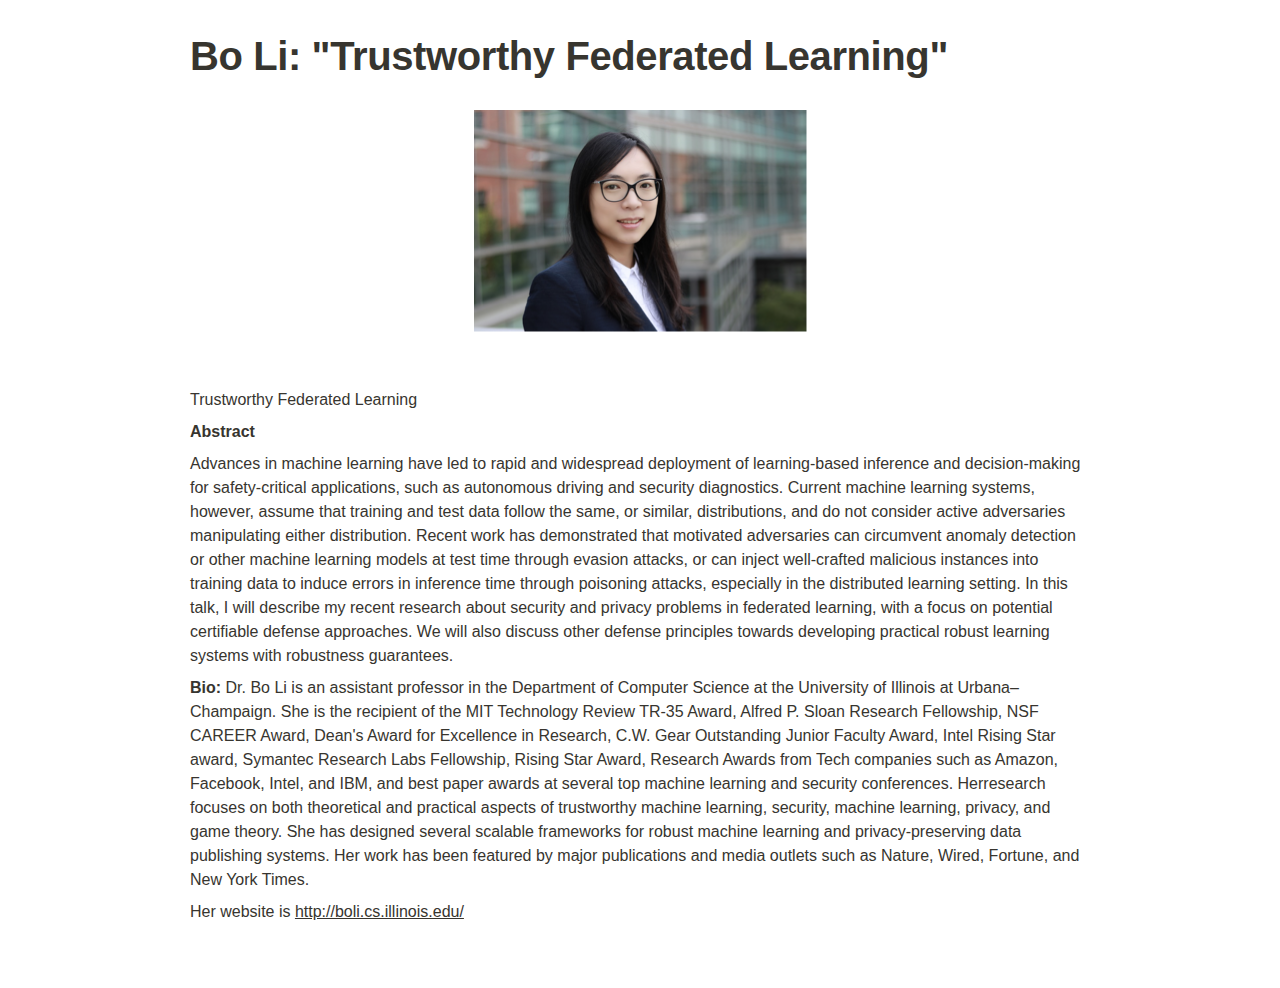
<file: assets/speakers/bo-li/Bo Li Trustworthy Federated Learning 3a9f535aaa3846828ed51f9819c77891.html>
<html><head><meta http-equiv="Content-Type" content="text/html; charset=utf-8"/><title>Bo Li: &quot;Trustworthy Federated Learning&quot;</title><style>
/* cspell:disable-file */
/* webkit printing magic: print all background colors */
html {
	-webkit-print-color-adjust: exact;
}
* {
	box-sizing: border-box;
	-webkit-print-color-adjust: exact;
}

html,
body {
	margin: 0;
	padding: 0;
}
@media only screen {
	body {
		margin: 2em auto;
		max-width: 900px;
		color: rgb(55, 53, 47);
	}
}

body {
	line-height: 1.5;
	white-space: pre-wrap;
}

a,
a.visited {
	color: inherit;
	text-decoration: underline;
}

.pdf-relative-link-path {
	font-size: 80%;
	color: #444;
}

h1,
h2,
h3 {
	letter-spacing: -0.01em;
	line-height: 1.2;
	font-weight: 600;
	margin-bottom: 0;
}

.page-title {
	font-size: 2.5rem;
	font-weight: 700;
	margin-top: 0;
	margin-bottom: 0.75em;
}

h1 {
	font-size: 1.875rem;
	margin-top: 1.875rem;
}

h2 {
	font-size: 1.5rem;
	margin-top: 1.5rem;
}

h3 {
	font-size: 1.25rem;
	margin-top: 1.25rem;
}

.source {
	border: 1px solid #ddd;
	border-radius: 3px;
	padding: 1.5em;
	word-break: break-all;
}

.callout {
	border-radius: 3px;
	padding: 1rem;
}

figure {
	margin: 1.25em 0;
	page-break-inside: avoid;
}

figcaption {
	opacity: 0.5;
	font-size: 85%;
	margin-top: 0.5em;
}

mark {
	background-color: transparent;
}

.indented {
	padding-left: 1.5em;
}

hr {
	background: transparent;
	display: block;
	width: 100%;
	height: 1px;
	visibility: visible;
	border: none;
	border-bottom: 1px solid rgba(55, 53, 47, 0.09);
}

img {
	max-width: 100%;
}

@media only print {
	img {
		max-height: 100vh;
		object-fit: contain;
	}
}

@page {
	margin: 1in;
}

.collection-content {
	font-size: 0.875rem;
}

.column-list {
	display: flex;
	justify-content: space-between;
}

.column {
	padding: 0 1em;
}

.column:first-child {
	padding-left: 0;
}

.column:last-child {
	padding-right: 0;
}

.table_of_contents-item {
	display: block;
	font-size: 0.875rem;
	line-height: 1.3;
	padding: 0.125rem;
}

.table_of_contents-indent-1 {
	margin-left: 1.5rem;
}

.table_of_contents-indent-2 {
	margin-left: 3rem;
}

.table_of_contents-indent-3 {
	margin-left: 4.5rem;
}

.table_of_contents-link {
	text-decoration: none;
	opacity: 0.7;
	border-bottom: 1px solid rgba(55, 53, 47, 0.18);
}

table,
th,
td {
	border: 1px solid rgba(55, 53, 47, 0.09);
	border-collapse: collapse;
}

table {
	border-left: none;
	border-right: none;
}

th,
td {
	font-weight: normal;
	padding: 0.25em 0.5em;
	line-height: 1.5;
	min-height: 1.5em;
	text-align: left;
}

th {
	color: rgba(55, 53, 47, 0.6);
}

ol,
ul {
	margin: 0;
	margin-block-start: 0.6em;
	margin-block-end: 0.6em;
}

li > ol:first-child,
li > ul:first-child {
	margin-block-start: 0.6em;
}

ul > li {
	list-style: disc;
}

ul.to-do-list {
	text-indent: -1.7em;
}

ul.to-do-list > li {
	list-style: none;
}

.to-do-children-checked {
	text-decoration: line-through;
	opacity: 0.375;
}

ul.toggle > li {
	list-style: none;
}

ul {
	padding-inline-start: 1.7em;
}

ul > li {
	padding-left: 0.1em;
}

ol {
	padding-inline-start: 1.6em;
}

ol > li {
	padding-left: 0.2em;
}

.mono ol {
	padding-inline-start: 2em;
}

.mono ol > li {
	text-indent: -0.4em;
}

.toggle {
	padding-inline-start: 0em;
	list-style-type: none;
}

/* Indent toggle children */
.toggle > li > details {
	padding-left: 1.7em;
}

.toggle > li > details > summary {
	margin-left: -1.1em;
}

.selected-value {
	display: inline-block;
	padding: 0 0.5em;
	background: rgba(206, 205, 202, 0.5);
	border-radius: 3px;
	margin-right: 0.5em;
	margin-top: 0.3em;
	margin-bottom: 0.3em;
	white-space: nowrap;
}

.collection-title {
	display: inline-block;
	margin-right: 1em;
}

.simple-table {
	margin-top: 1em;
	font-size: 0.875rem;
	empty-cells: show;
}
.simple-table td {
	height: 29px;
	min-width: 120px;
}

.simple-table th {
	height: 29px;
	min-width: 120px;
}

.simple-table-header-color {
	background: rgb(247, 246, 243);
	color: black;
}
.simple-table-header {
	font-weight: 500;
}

time {
	opacity: 0.5;
}

.icon {
	display: inline-block;
	max-width: 1.2em;
	max-height: 1.2em;
	text-decoration: none;
	vertical-align: text-bottom;
	margin-right: 0.5em;
}

img.icon {
	border-radius: 3px;
}

.user-icon {
	width: 1.5em;
	height: 1.5em;
	border-radius: 100%;
	margin-right: 0.5rem;
}

.user-icon-inner {
	font-size: 0.8em;
}

.text-icon {
	border: 1px solid #000;
	text-align: center;
}

.page-cover-image {
	display: block;
	object-fit: cover;
	width: 100%;
	max-height: 30vh;
}

.page-header-icon {
	font-size: 3rem;
	margin-bottom: 1rem;
}

.page-header-icon-with-cover {
	margin-top: -0.72em;
	margin-left: 0.07em;
}

.page-header-icon img {
	border-radius: 3px;
}

.link-to-page {
	margin: 1em 0;
	padding: 0;
	border: none;
	font-weight: 500;
}

p > .user {
	opacity: 0.5;
}

td > .user,
td > time {
	white-space: nowrap;
}

input[type="checkbox"] {
	transform: scale(1.5);
	margin-right: 0.6em;
	vertical-align: middle;
}

p {
	margin-top: 0.5em;
	margin-bottom: 0.5em;
}

.image {
	border: none;
	margin: 1.5em 0;
	padding: 0;
	border-radius: 0;
	text-align: center;
}

.code,
code {
	background: rgba(135, 131, 120, 0.15);
	border-radius: 3px;
	padding: 0.2em 0.4em;
	border-radius: 3px;
	font-size: 85%;
	tab-size: 2;
}

code {
	color: #eb5757;
}

.code {
	padding: 1.5em 1em;
}

.code-wrap {
	white-space: pre-wrap;
	word-break: break-all;
}

.code > code {
	background: none;
	padding: 0;
	font-size: 100%;
	color: inherit;
}

blockquote {
	font-size: 1.25em;
	margin: 1em 0;
	padding-left: 1em;
	border-left: 3px solid rgb(55, 53, 47);
}

.bookmark {
	text-decoration: none;
	max-height: 8em;
	padding: 0;
	display: flex;
	width: 100%;
	align-items: stretch;
}

.bookmark-title {
	font-size: 0.85em;
	overflow: hidden;
	text-overflow: ellipsis;
	height: 1.75em;
	white-space: nowrap;
}

.bookmark-text {
	display: flex;
	flex-direction: column;
}

.bookmark-info {
	flex: 4 1 180px;
	padding: 12px 14px 14px;
	display: flex;
	flex-direction: column;
	justify-content: space-between;
}

.bookmark-image {
	width: 33%;
	flex: 1 1 180px;
	display: block;
	position: relative;
	object-fit: cover;
	border-radius: 1px;
}

.bookmark-description {
	color: rgba(55, 53, 47, 0.6);
	font-size: 0.75em;
	overflow: hidden;
	max-height: 4.5em;
	word-break: break-word;
}

.bookmark-href {
	font-size: 0.75em;
	margin-top: 0.25em;
}

.sans { font-family: ui-sans-serif, -apple-system, BlinkMacSystemFont, "Segoe UI", Helvetica, "Apple Color Emoji", Arial, sans-serif, "Segoe UI Emoji", "Segoe UI Symbol"; }
.code { font-family: "SFMono-Regular", Menlo, Consolas, "PT Mono", "Liberation Mono", Courier, monospace; }
.serif { font-family: Lyon-Text, Georgia, ui-serif, serif; }
.mono { font-family: iawriter-mono, Nitti, Menlo, Courier, monospace; }
.pdf .sans { font-family: Inter, ui-sans-serif, -apple-system, BlinkMacSystemFont, "Segoe UI", Helvetica, "Apple Color Emoji", Arial, sans-serif, "Segoe UI Emoji", "Segoe UI Symbol", 'Twemoji', 'Noto Color Emoji', 'Noto Sans CJK JP'; }
.pdf:lang(zh-CN) .sans { font-family: Inter, ui-sans-serif, -apple-system, BlinkMacSystemFont, "Segoe UI", Helvetica, "Apple Color Emoji", Arial, sans-serif, "Segoe UI Emoji", "Segoe UI Symbol", 'Twemoji', 'Noto Color Emoji', 'Noto Sans CJK SC'; }
.pdf:lang(zh-TW) .sans { font-family: Inter, ui-sans-serif, -apple-system, BlinkMacSystemFont, "Segoe UI", Helvetica, "Apple Color Emoji", Arial, sans-serif, "Segoe UI Emoji", "Segoe UI Symbol", 'Twemoji', 'Noto Color Emoji', 'Noto Sans CJK TC'; }
.pdf:lang(ko-KR) .sans { font-family: Inter, ui-sans-serif, -apple-system, BlinkMacSystemFont, "Segoe UI", Helvetica, "Apple Color Emoji", Arial, sans-serif, "Segoe UI Emoji", "Segoe UI Symbol", 'Twemoji', 'Noto Color Emoji', 'Noto Sans CJK KR'; }
.pdf .code { font-family: Source Code Pro, "SFMono-Regular", Menlo, Consolas, "PT Mono", "Liberation Mono", Courier, monospace, 'Twemoji', 'Noto Color Emoji', 'Noto Sans Mono CJK JP'; }
.pdf:lang(zh-CN) .code { font-family: Source Code Pro, "SFMono-Regular", Menlo, Consolas, "PT Mono", "Liberation Mono", Courier, monospace, 'Twemoji', 'Noto Color Emoji', 'Noto Sans Mono CJK SC'; }
.pdf:lang(zh-TW) .code { font-family: Source Code Pro, "SFMono-Regular", Menlo, Consolas, "PT Mono", "Liberation Mono", Courier, monospace, 'Twemoji', 'Noto Color Emoji', 'Noto Sans Mono CJK TC'; }
.pdf:lang(ko-KR) .code { font-family: Source Code Pro, "SFMono-Regular", Menlo, Consolas, "PT Mono", "Liberation Mono", Courier, monospace, 'Twemoji', 'Noto Color Emoji', 'Noto Sans Mono CJK KR'; }
.pdf .serif { font-family: PT Serif, Lyon-Text, Georgia, ui-serif, serif, 'Twemoji', 'Noto Color Emoji', 'Noto Serif CJK JP'; }
.pdf:lang(zh-CN) .serif { font-family: PT Serif, Lyon-Text, Georgia, ui-serif, serif, 'Twemoji', 'Noto Color Emoji', 'Noto Serif CJK SC'; }
.pdf:lang(zh-TW) .serif { font-family: PT Serif, Lyon-Text, Georgia, ui-serif, serif, 'Twemoji', 'Noto Color Emoji', 'Noto Serif CJK TC'; }
.pdf:lang(ko-KR) .serif { font-family: PT Serif, Lyon-Text, Georgia, ui-serif, serif, 'Twemoji', 'Noto Color Emoji', 'Noto Serif CJK KR'; }
.pdf .mono { font-family: PT Mono, iawriter-mono, Nitti, Menlo, Courier, monospace, 'Twemoji', 'Noto Color Emoji', 'Noto Sans Mono CJK JP'; }
.pdf:lang(zh-CN) .mono { font-family: PT Mono, iawriter-mono, Nitti, Menlo, Courier, monospace, 'Twemoji', 'Noto Color Emoji', 'Noto Sans Mono CJK SC'; }
.pdf:lang(zh-TW) .mono { font-family: PT Mono, iawriter-mono, Nitti, Menlo, Courier, monospace, 'Twemoji', 'Noto Color Emoji', 'Noto Sans Mono CJK TC'; }
.pdf:lang(ko-KR) .mono { font-family: PT Mono, iawriter-mono, Nitti, Menlo, Courier, monospace, 'Twemoji', 'Noto Color Emoji', 'Noto Sans Mono CJK KR'; }
.highlight-default {
	color: rgba(55, 53, 47, 1);
}
.highlight-gray {
	color: rgba(120, 119, 116, 1);
	fill: rgba(120, 119, 116, 1);
}
.highlight-brown {
	color: rgba(159, 107, 83, 1);
	fill: rgba(159, 107, 83, 1);
}
.highlight-orange {
	color: rgba(217, 115, 13, 1);
	fill: rgba(217, 115, 13, 1);
}
.highlight-yellow {
	color: rgba(203, 145, 47, 1);
	fill: rgba(203, 145, 47, 1);
}
.highlight-teal {
	color: rgba(68, 131, 97, 1);
	fill: rgba(68, 131, 97, 1);
}
.highlight-blue {
	color: rgba(51, 126, 169, 1);
	fill: rgba(51, 126, 169, 1);
}
.highlight-purple {
	color: rgba(144, 101, 176, 1);
	fill: rgba(144, 101, 176, 1);
}
.highlight-pink {
	color: rgba(193, 76, 138, 1);
	fill: rgba(193, 76, 138, 1);
}
.highlight-red {
	color: rgba(212, 76, 71, 1);
	fill: rgba(212, 76, 71, 1);
}
.highlight-gray_background {
	background: rgba(241, 241, 239, 1);
}
.highlight-brown_background {
	background: rgba(244, 238, 238, 1);
}
.highlight-orange_background {
	background: rgba(251, 236, 221, 1);
}
.highlight-yellow_background {
	background: rgba(251, 243, 219, 1);
}
.highlight-teal_background {
	background: rgba(237, 243, 236, 1);
}
.highlight-blue_background {
	background: rgba(231, 243, 248, 1);
}
.highlight-purple_background {
	background: rgba(244, 240, 247, 0.8);
}
.highlight-pink_background {
	background: rgba(249, 238, 243, 0.8);
}
.highlight-red_background {
	background: rgba(253, 235, 236, 1);
}
.block-color-default {
	color: inherit;
	fill: inherit;
}
.block-color-gray {
	color: rgba(120, 119, 116, 1);
	fill: rgba(120, 119, 116, 1);
}
.block-color-brown {
	color: rgba(159, 107, 83, 1);
	fill: rgba(159, 107, 83, 1);
}
.block-color-orange {
	color: rgba(217, 115, 13, 1);
	fill: rgba(217, 115, 13, 1);
}
.block-color-yellow {
	color: rgba(203, 145, 47, 1);
	fill: rgba(203, 145, 47, 1);
}
.block-color-teal {
	color: rgba(68, 131, 97, 1);
	fill: rgba(68, 131, 97, 1);
}
.block-color-blue {
	color: rgba(51, 126, 169, 1);
	fill: rgba(51, 126, 169, 1);
}
.block-color-purple {
	color: rgba(144, 101, 176, 1);
	fill: rgba(144, 101, 176, 1);
}
.block-color-pink {
	color: rgba(193, 76, 138, 1);
	fill: rgba(193, 76, 138, 1);
}
.block-color-red {
	color: rgba(212, 76, 71, 1);
	fill: rgba(212, 76, 71, 1);
}
.block-color-gray_background {
	background: rgba(241, 241, 239, 1);
}
.block-color-brown_background {
	background: rgba(244, 238, 238, 1);
}
.block-color-orange_background {
	background: rgba(251, 236, 221, 1);
}
.block-color-yellow_background {
	background: rgba(251, 243, 219, 1);
}
.block-color-teal_background {
	background: rgba(237, 243, 236, 1);
}
.block-color-blue_background {
	background: rgba(231, 243, 248, 1);
}
.block-color-purple_background {
	background: rgba(244, 240, 247, 0.8);
}
.block-color-pink_background {
	background: rgba(249, 238, 243, 0.8);
}
.block-color-red_background {
	background: rgba(253, 235, 236, 1);
}
.select-value-color-pink { background-color: rgba(245, 224, 233, 1); }
.select-value-color-purple { background-color: rgba(232, 222, 238, 1); }
.select-value-color-green { background-color: rgba(219, 237, 219, 1); }
.select-value-color-gray { background-color: rgba(227, 226, 224, 1); }
.select-value-color-opaquegray { background-color: rgba(255, 255, 255, 0.0375); }
.select-value-color-orange { background-color: rgba(250, 222, 201, 1); }
.select-value-color-brown { background-color: rgba(238, 224, 218, 1); }
.select-value-color-red { background-color: rgba(255, 226, 221, 1); }
.select-value-color-yellow { background-color: rgba(253, 236, 200, 1); }
.select-value-color-blue { background-color: rgba(211, 229, 239, 1); }

.checkbox {
	display: inline-flex;
	vertical-align: text-bottom;
	width: 16;
	height: 16;
	background-size: 16px;
	margin-left: 2px;
	margin-right: 5px;
}

.checkbox-on {
	background-image: url("data:image/svg+xml;charset=UTF-8,%3Csvg%20width%3D%2216%22%20height%3D%2216%22%20viewBox%3D%220%200%2016%2016%22%20fill%3D%22none%22%20xmlns%3D%22http%3A%2F%2Fwww.w3.org%2F2000%2Fsvg%22%3E%0A%3Crect%20width%3D%2216%22%20height%3D%2216%22%20fill%3D%22%2358A9D7%22%2F%3E%0A%3Cpath%20d%3D%22M6.71429%2012.2852L14%204.9995L12.7143%203.71436L6.71429%209.71378L3.28571%206.2831L2%207.57092L6.71429%2012.2852Z%22%20fill%3D%22white%22%2F%3E%0A%3C%2Fsvg%3E");
}

.checkbox-off {
	background-image: url("data:image/svg+xml;charset=UTF-8,%3Csvg%20width%3D%2216%22%20height%3D%2216%22%20viewBox%3D%220%200%2016%2016%22%20fill%3D%22none%22%20xmlns%3D%22http%3A%2F%2Fwww.w3.org%2F2000%2Fsvg%22%3E%0A%3Crect%20x%3D%220.75%22%20y%3D%220.75%22%20width%3D%2214.5%22%20height%3D%2214.5%22%20fill%3D%22white%22%20stroke%3D%22%2336352F%22%20stroke-width%3D%221.5%22%2F%3E%0A%3C%2Fsvg%3E");
}
	
</style></head><body><article id="6c543979-8669-4c2d-a372-4afb8fc6975d" class="page sans"><header><h1 class="page-title"><strong>Bo Li: &quot;Trustworthy Federated Learning&quot;</strong></h1></header><div class="page-body"><figure id="3a9f535a-aa38-4682-8ed5-1f9819c77891" class="image"><a href="Bo%20Li%20Trustworthy%20Federated%20Learning%203a9f535aaa3846828ed51f9819c77891/Untitled.png"><img style="width:333px" src="Bo%20Li%20Trustworthy%20Federated%20Learning%203a9f535aaa3846828ed51f9819c77891/Untitled.png"/></a></figure><p id="d10d65df-9dc0-44a7-b642-8304d9785df9" class="">
</p><p id="139df918-0299-422a-acbb-3b2a54b4001c" class="">Trustworthy Federated Learning</p><p id="8693fb29-361d-4b78-aaaf-58501a34f093" class=""><strong>Abstract</strong></p><p id="64458ab0-5b08-4500-a5c9-b668d3382a76" class="">Advances in machine learning have led to rapid and widespread deployment of learning-based inference and decision-making for safety-critical applications, such as autonomous driving and security diagnostics. Current machine learning systems, however, assume that training and test data follow the same, or similar, distributions, and do not consider active adversaries manipulating either distribution. Recent work has demonstrated that motivated adversaries can circumvent anomaly detection or other machine learning models at test time through evasion attacks, or can inject well-crafted malicious instances into training data to induce errors in inference time through poisoning attacks, especially in the distributed learning setting. In this talk, I will describe my recent research about security and privacy problems in federated learning, with a focus on potential certifiable defense approaches. We will also discuss other defense principles towards developing practical robust learning systems with robustness guarantees.</p><p id="fd55e2d2-d5b6-437d-8a2f-8344fe0f9fab" class=""><b>Bio:</b> Dr. Bo Li is an assistant professor in the Department of Computer Science at the University of Illinois at Urbana–Champaign. She is the recipient of the MIT Technology Review TR-35 Award, Alfred P. Sloan Research Fellowship, NSF CAREER Award, Dean&#x27;s Award for Excellence in Research, C.W. Gear Outstanding Junior Faculty Award, Intel Rising Star award, Symantec Research Labs Fellowship, Rising Star Award, Research Awards from Tech companies such as Amazon, Facebook, Intel, and IBM, and best paper awards at several top machine learning and security conferences. Herresearch focuses on both theoretical and practical aspects of trustworthy machine learning, security, machine learning, privacy, and game theory. She has designed several scalable frameworks for robust machine learning and privacy-preserving data publishing systems. Her work has been featured by major publications and media outlets such as Nature, Wired, Fortune, and New York Times.</p><p id="f6de4999-97af-48e3-8f5a-d4e11d2e9ad5" class="">Her website is <a href="http://boli.cs.illinois.edu/">http://boli.cs.illinois.edu/</a></p><p id="be2c5c86-cbfa-401b-b3db-5a55ac107b77" class="">
</p></div></article></body></html>
</file>
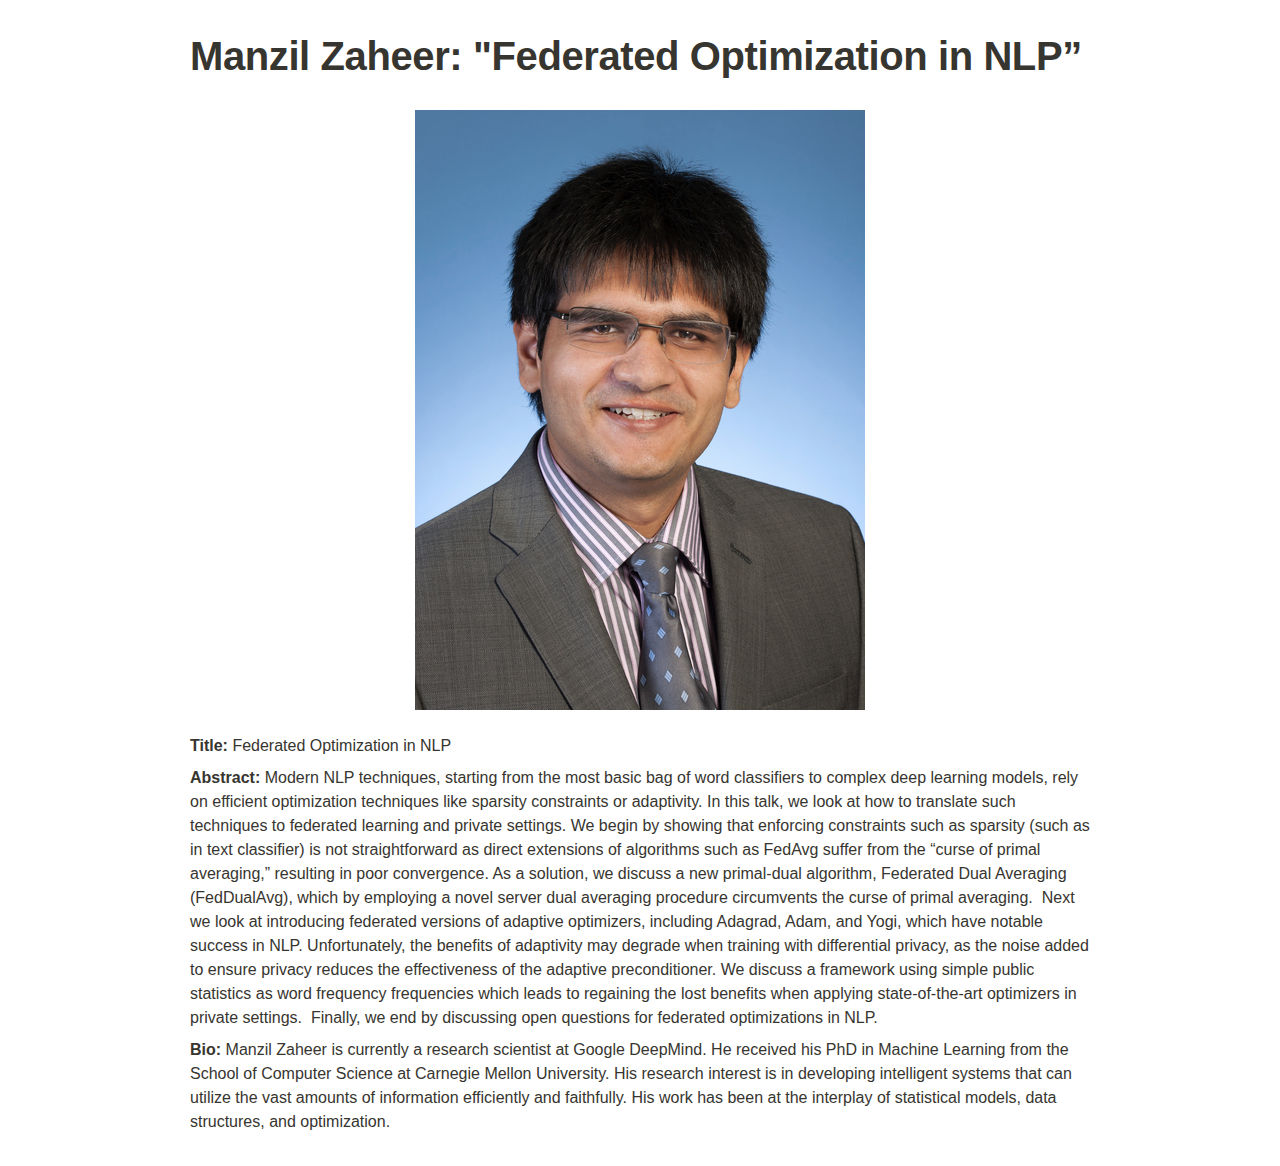
<file: assets/speakers/manzil-zaheer/manzil-zaheer.html>
<html><head><meta http-equiv="Content-Type" content="text/html; charset=utf-8"/><title>Manzil Zaheer: &quot;Federated Optimization in NLP”</title><style>
/* cspell:disable-file */
/* webkit printing magic: print all background colors */
html {
	-webkit-print-color-adjust: exact;
}
* {
	box-sizing: border-box;
	-webkit-print-color-adjust: exact;
}

html,
body {
	margin: 0;
	padding: 0;
}
@media only screen {
	body {
		margin: 2em auto;
		max-width: 900px;
		color: rgb(55, 53, 47);
	}
}

body {
	line-height: 1.5;
	white-space: pre-wrap;
}

a,
a.visited {
	color: inherit;
	text-decoration: underline;
}

.pdf-relative-link-path {
	font-size: 80%;
	color: #444;
}

h1,
h2,
h3 {
	letter-spacing: -0.01em;
	line-height: 1.2;
	font-weight: 600;
	margin-bottom: 0;
}

.page-title {
	font-size: 2.5rem;
	font-weight: 700;
	margin-top: 0;
	margin-bottom: 0.75em;
}

h1 {
	font-size: 1.875rem;
	margin-top: 1.875rem;
}

h2 {
	font-size: 1.5rem;
	margin-top: 1.5rem;
}

h3 {
	font-size: 1.25rem;
	margin-top: 1.25rem;
}

.source {
	border: 1px solid #ddd;
	border-radius: 3px;
	padding: 1.5em;
	word-break: break-all;
}

.callout {
	border-radius: 3px;
	padding: 1rem;
}

figure {
	margin: 1.25em 0;
	page-break-inside: avoid;
}

figcaption {
	opacity: 0.5;
	font-size: 85%;
	margin-top: 0.5em;
}

mark {
	background-color: transparent;
}

.indented {
	padding-left: 1.5em;
}

hr {
	background: transparent;
	display: block;
	width: 100%;
	height: 1px;
	visibility: visible;
	border: none;
	border-bottom: 1px solid rgba(55, 53, 47, 0.09);
}

img {
	max-width: 100%;
}

@media only print {
	img {
		max-height: 100vh;
		object-fit: contain;
	}
}

@page {
	margin: 1in;
}

.collection-content {
	font-size: 0.875rem;
}

.column-list {
	display: flex;
	justify-content: space-between;
}

.column {
	padding: 0 1em;
}

.column:first-child {
	padding-left: 0;
}

.column:last-child {
	padding-right: 0;
}

.table_of_contents-item {
	display: block;
	font-size: 0.875rem;
	line-height: 1.3;
	padding: 0.125rem;
}

.table_of_contents-indent-1 {
	margin-left: 1.5rem;
}

.table_of_contents-indent-2 {
	margin-left: 3rem;
}

.table_of_contents-indent-3 {
	margin-left: 4.5rem;
}

.table_of_contents-link {
	text-decoration: none;
	opacity: 0.7;
	border-bottom: 1px solid rgba(55, 53, 47, 0.18);
}

table,
th,
td {
	border: 1px solid rgba(55, 53, 47, 0.09);
	border-collapse: collapse;
}

table {
	border-left: none;
	border-right: none;
}

th,
td {
	font-weight: normal;
	padding: 0.25em 0.5em;
	line-height: 1.5;
	min-height: 1.5em;
	text-align: left;
}

th {
	color: rgba(55, 53, 47, 0.6);
}

ol,
ul {
	margin: 0;
	margin-block-start: 0.6em;
	margin-block-end: 0.6em;
}

li > ol:first-child,
li > ul:first-child {
	margin-block-start: 0.6em;
}

ul > li {
	list-style: disc;
}

ul.to-do-list {
	text-indent: -1.7em;
}

ul.to-do-list > li {
	list-style: none;
}

.to-do-children-checked {
	text-decoration: line-through;
	opacity: 0.375;
}

ul.toggle > li {
	list-style: none;
}

ul {
	padding-inline-start: 1.7em;
}

ul > li {
	padding-left: 0.1em;
}

ol {
	padding-inline-start: 1.6em;
}

ol > li {
	padding-left: 0.2em;
}

.mono ol {
	padding-inline-start: 2em;
}

.mono ol > li {
	text-indent: -0.4em;
}

.toggle {
	padding-inline-start: 0em;
	list-style-type: none;
}

/* Indent toggle children */
.toggle > li > details {
	padding-left: 1.7em;
}

.toggle > li > details > summary {
	margin-left: -1.1em;
}

.selected-value {
	display: inline-block;
	padding: 0 0.5em;
	background: rgba(206, 205, 202, 0.5);
	border-radius: 3px;
	margin-right: 0.5em;
	margin-top: 0.3em;
	margin-bottom: 0.3em;
	white-space: nowrap;
}

.collection-title {
	display: inline-block;
	margin-right: 1em;
}

.simple-table {
	margin-top: 1em;
	font-size: 0.875rem;
	empty-cells: show;
}
.simple-table td {
	height: 29px;
	min-width: 120px;
}

.simple-table th {
	height: 29px;
	min-width: 120px;
}

.simple-table-header-color {
	background: rgb(247, 246, 243);
	color: black;
}
.simple-table-header {
	font-weight: 500;
}

time {
	opacity: 0.5;
}

.icon {
	display: inline-block;
	max-width: 1.2em;
	max-height: 1.2em;
	text-decoration: none;
	vertical-align: text-bottom;
	margin-right: 0.5em;
}

img.icon {
	border-radius: 3px;
}

.user-icon {
	width: 1.5em;
	height: 1.5em;
	border-radius: 100%;
	margin-right: 0.5rem;
}

.user-icon-inner {
	font-size: 0.8em;
}

.text-icon {
	border: 1px solid #000;
	text-align: center;
}

.page-cover-image {
	display: block;
	object-fit: cover;
	width: 100%;
	max-height: 30vh;
}

.page-header-icon {
	font-size: 3rem;
	margin-bottom: 1rem;
}

.page-header-icon-with-cover {
	margin-top: -0.72em;
	margin-left: 0.07em;
}

.page-header-icon img {
	border-radius: 3px;
}

.link-to-page {
	margin: 1em 0;
	padding: 0;
	border: none;
	font-weight: 500;
}

p > .user {
	opacity: 0.5;
}

td > .user,
td > time {
	white-space: nowrap;
}

input[type="checkbox"] {
	transform: scale(1.5);
	margin-right: 0.6em;
	vertical-align: middle;
}

p {
	margin-top: 0.5em;
	margin-bottom: 0.5em;
}

.image {
	border: none;
	margin: 1.5em 0;
	padding: 0;
	border-radius: 0;
	text-align: center;
}

.code,
code {
	background: rgba(135, 131, 120, 0.15);
	border-radius: 3px;
	padding: 0.2em 0.4em;
	border-radius: 3px;
	font-size: 85%;
	tab-size: 2;
}

code {
	color: #eb5757;
}

.code {
	padding: 1.5em 1em;
}

.code-wrap {
	white-space: pre-wrap;
	word-break: break-all;
}

.code > code {
	background: none;
	padding: 0;
	font-size: 100%;
	color: inherit;
}

blockquote {
	font-size: 1.25em;
	margin: 1em 0;
	padding-left: 1em;
	border-left: 3px solid rgb(55, 53, 47);
}

.bookmark {
	text-decoration: none;
	max-height: 8em;
	padding: 0;
	display: flex;
	width: 100%;
	align-items: stretch;
}

.bookmark-title {
	font-size: 0.85em;
	overflow: hidden;
	text-overflow: ellipsis;
	height: 1.75em;
	white-space: nowrap;
}

.bookmark-text {
	display: flex;
	flex-direction: column;
}

.bookmark-info {
	flex: 4 1 180px;
	padding: 12px 14px 14px;
	display: flex;
	flex-direction: column;
	justify-content: space-between;
}

.bookmark-image {
	width: 33%;
	flex: 1 1 180px;
	display: block;
	position: relative;
	object-fit: cover;
	border-radius: 1px;
}

.bookmark-description {
	color: rgba(55, 53, 47, 0.6);
	font-size: 0.75em;
	overflow: hidden;
	max-height: 4.5em;
	word-break: break-word;
}

.bookmark-href {
	font-size: 0.75em;
	margin-top: 0.25em;
}

.sans { font-family: ui-sans-serif, -apple-system, BlinkMacSystemFont, "Segoe UI", Helvetica, "Apple Color Emoji", Arial, sans-serif, "Segoe UI Emoji", "Segoe UI Symbol"; }
.code { font-family: "SFMono-Regular", Menlo, Consolas, "PT Mono", "Liberation Mono", Courier, monospace; }
.serif { font-family: Lyon-Text, Georgia, ui-serif, serif; }
.mono { font-family: iawriter-mono, Nitti, Menlo, Courier, monospace; }
.pdf .sans { font-family: Inter, ui-sans-serif, -apple-system, BlinkMacSystemFont, "Segoe UI", Helvetica, "Apple Color Emoji", Arial, sans-serif, "Segoe UI Emoji", "Segoe UI Symbol", 'Twemoji', 'Noto Color Emoji', 'Noto Sans CJK JP'; }
.pdf:lang(zh-CN) .sans { font-family: Inter, ui-sans-serif, -apple-system, BlinkMacSystemFont, "Segoe UI", Helvetica, "Apple Color Emoji", Arial, sans-serif, "Segoe UI Emoji", "Segoe UI Symbol", 'Twemoji', 'Noto Color Emoji', 'Noto Sans CJK SC'; }
.pdf:lang(zh-TW) .sans { font-family: Inter, ui-sans-serif, -apple-system, BlinkMacSystemFont, "Segoe UI", Helvetica, "Apple Color Emoji", Arial, sans-serif, "Segoe UI Emoji", "Segoe UI Symbol", 'Twemoji', 'Noto Color Emoji', 'Noto Sans CJK TC'; }
.pdf:lang(ko-KR) .sans { font-family: Inter, ui-sans-serif, -apple-system, BlinkMacSystemFont, "Segoe UI", Helvetica, "Apple Color Emoji", Arial, sans-serif, "Segoe UI Emoji", "Segoe UI Symbol", 'Twemoji', 'Noto Color Emoji', 'Noto Sans CJK KR'; }
.pdf .code { font-family: Source Code Pro, "SFMono-Regular", Menlo, Consolas, "PT Mono", "Liberation Mono", Courier, monospace, 'Twemoji', 'Noto Color Emoji', 'Noto Sans Mono CJK JP'; }
.pdf:lang(zh-CN) .code { font-family: Source Code Pro, "SFMono-Regular", Menlo, Consolas, "PT Mono", "Liberation Mono", Courier, monospace, 'Twemoji', 'Noto Color Emoji', 'Noto Sans Mono CJK SC'; }
.pdf:lang(zh-TW) .code { font-family: Source Code Pro, "SFMono-Regular", Menlo, Consolas, "PT Mono", "Liberation Mono", Courier, monospace, 'Twemoji', 'Noto Color Emoji', 'Noto Sans Mono CJK TC'; }
.pdf:lang(ko-KR) .code { font-family: Source Code Pro, "SFMono-Regular", Menlo, Consolas, "PT Mono", "Liberation Mono", Courier, monospace, 'Twemoji', 'Noto Color Emoji', 'Noto Sans Mono CJK KR'; }
.pdf .serif { font-family: PT Serif, Lyon-Text, Georgia, ui-serif, serif, 'Twemoji', 'Noto Color Emoji', 'Noto Serif CJK JP'; }
.pdf:lang(zh-CN) .serif { font-family: PT Serif, Lyon-Text, Georgia, ui-serif, serif, 'Twemoji', 'Noto Color Emoji', 'Noto Serif CJK SC'; }
.pdf:lang(zh-TW) .serif { font-family: PT Serif, Lyon-Text, Georgia, ui-serif, serif, 'Twemoji', 'Noto Color Emoji', 'Noto Serif CJK TC'; }
.pdf:lang(ko-KR) .serif { font-family: PT Serif, Lyon-Text, Georgia, ui-serif, serif, 'Twemoji', 'Noto Color Emoji', 'Noto Serif CJK KR'; }
.pdf .mono { font-family: PT Mono, iawriter-mono, Nitti, Menlo, Courier, monospace, 'Twemoji', 'Noto Color Emoji', 'Noto Sans Mono CJK JP'; }
.pdf:lang(zh-CN) .mono { font-family: PT Mono, iawriter-mono, Nitti, Menlo, Courier, monospace, 'Twemoji', 'Noto Color Emoji', 'Noto Sans Mono CJK SC'; }
.pdf:lang(zh-TW) .mono { font-family: PT Mono, iawriter-mono, Nitti, Menlo, Courier, monospace, 'Twemoji', 'Noto Color Emoji', 'Noto Sans Mono CJK TC'; }
.pdf:lang(ko-KR) .mono { font-family: PT Mono, iawriter-mono, Nitti, Menlo, Courier, monospace, 'Twemoji', 'Noto Color Emoji', 'Noto Sans Mono CJK KR'; }
.highlight-default {
	color: rgba(55, 53, 47, 1);
}
.highlight-gray {
	color: rgba(120, 119, 116, 1);
	fill: rgba(120, 119, 116, 1);
}
.highlight-brown {
	color: rgba(159, 107, 83, 1);
	fill: rgba(159, 107, 83, 1);
}
.highlight-orange {
	color: rgba(217, 115, 13, 1);
	fill: rgba(217, 115, 13, 1);
}
.highlight-yellow {
	color: rgba(203, 145, 47, 1);
	fill: rgba(203, 145, 47, 1);
}
.highlight-teal {
	color: rgba(68, 131, 97, 1);
	fill: rgba(68, 131, 97, 1);
}
.highlight-blue {
	color: rgba(51, 126, 169, 1);
	fill: rgba(51, 126, 169, 1);
}
.highlight-purple {
	color: rgba(144, 101, 176, 1);
	fill: rgba(144, 101, 176, 1);
}
.highlight-pink {
	color: rgba(193, 76, 138, 1);
	fill: rgba(193, 76, 138, 1);
}
.highlight-red {
	color: rgba(212, 76, 71, 1);
	fill: rgba(212, 76, 71, 1);
}
.highlight-gray_background {
	background: rgba(241, 241, 239, 1);
}
.highlight-brown_background {
	background: rgba(244, 238, 238, 1);
}
.highlight-orange_background {
	background: rgba(251, 236, 221, 1);
}
.highlight-yellow_background {
	background: rgba(251, 243, 219, 1);
}
.highlight-teal_background {
	background: rgba(237, 243, 236, 1);
}
.highlight-blue_background {
	background: rgba(231, 243, 248, 1);
}
.highlight-purple_background {
	background: rgba(244, 240, 247, 0.8);
}
.highlight-pink_background {
	background: rgba(249, 238, 243, 0.8);
}
.highlight-red_background {
	background: rgba(253, 235, 236, 1);
}
.block-color-default {
	color: inherit;
	fill: inherit;
}
.block-color-gray {
	color: rgba(120, 119, 116, 1);
	fill: rgba(120, 119, 116, 1);
}
.block-color-brown {
	color: rgba(159, 107, 83, 1);
	fill: rgba(159, 107, 83, 1);
}
.block-color-orange {
	color: rgba(217, 115, 13, 1);
	fill: rgba(217, 115, 13, 1);
}
.block-color-yellow {
	color: rgba(203, 145, 47, 1);
	fill: rgba(203, 145, 47, 1);
}
.block-color-teal {
	color: rgba(68, 131, 97, 1);
	fill: rgba(68, 131, 97, 1);
}
.block-color-blue {
	color: rgba(51, 126, 169, 1);
	fill: rgba(51, 126, 169, 1);
}
.block-color-purple {
	color: rgba(144, 101, 176, 1);
	fill: rgba(144, 101, 176, 1);
}
.block-color-pink {
	color: rgba(193, 76, 138, 1);
	fill: rgba(193, 76, 138, 1);
}
.block-color-red {
	color: rgba(212, 76, 71, 1);
	fill: rgba(212, 76, 71, 1);
}
.block-color-gray_background {
	background: rgba(241, 241, 239, 1);
}
.block-color-brown_background {
	background: rgba(244, 238, 238, 1);
}
.block-color-orange_background {
	background: rgba(251, 236, 221, 1);
}
.block-color-yellow_background {
	background: rgba(251, 243, 219, 1);
}
.block-color-teal_background {
	background: rgba(237, 243, 236, 1);
}
.block-color-blue_background {
	background: rgba(231, 243, 248, 1);
}
.block-color-purple_background {
	background: rgba(244, 240, 247, 0.8);
}
.block-color-pink_background {
	background: rgba(249, 238, 243, 0.8);
}
.block-color-red_background {
	background: rgba(253, 235, 236, 1);
}
.select-value-color-pink { background-color: rgba(245, 224, 233, 1); }
.select-value-color-purple { background-color: rgba(232, 222, 238, 1); }
.select-value-color-green { background-color: rgba(219, 237, 219, 1); }
.select-value-color-gray { background-color: rgba(227, 226, 224, 1); }
.select-value-color-opaquegray { background-color: rgba(255, 255, 255, 0.0375); }
.select-value-color-orange { background-color: rgba(250, 222, 201, 1); }
.select-value-color-brown { background-color: rgba(238, 224, 218, 1); }
.select-value-color-red { background-color: rgba(255, 226, 221, 1); }
.select-value-color-yellow { background-color: rgba(253, 236, 200, 1); }
.select-value-color-blue { background-color: rgba(211, 229, 239, 1); }

.checkbox {
	display: inline-flex;
	vertical-align: text-bottom;
	width: 16;
	height: 16;
	background-size: 16px;
	margin-left: 2px;
	margin-right: 5px;
}

.checkbox-on {
	background-image: url("data:image/svg+xml;charset=UTF-8,%3Csvg%20width%3D%2216%22%20height%3D%2216%22%20viewBox%3D%220%200%2016%2016%22%20fill%3D%22none%22%20xmlns%3D%22http%3A%2F%2Fwww.w3.org%2F2000%2Fsvg%22%3E%0A%3Crect%20width%3D%2216%22%20height%3D%2216%22%20fill%3D%22%2358A9D7%22%2F%3E%0A%3Cpath%20d%3D%22M6.71429%2012.2852L14%204.9995L12.7143%203.71436L6.71429%209.71378L3.28571%206.2831L2%207.57092L6.71429%2012.2852Z%22%20fill%3D%22white%22%2F%3E%0A%3C%2Fsvg%3E");
}

.checkbox-off {
	background-image: url("data:image/svg+xml;charset=UTF-8,%3Csvg%20width%3D%2216%22%20height%3D%2216%22%20viewBox%3D%220%200%2016%2016%22%20fill%3D%22none%22%20xmlns%3D%22http%3A%2F%2Fwww.w3.org%2F2000%2Fsvg%22%3E%0A%3Crect%20x%3D%220.75%22%20y%3D%220.75%22%20width%3D%2214.5%22%20height%3D%2214.5%22%20fill%3D%22white%22%20stroke%3D%22%2336352F%22%20stroke-width%3D%221.5%22%2F%3E%0A%3C%2Fsvg%3E");
}
	
</style></head><body><article id="f2fd08f6-ff9c-4754-a020-ab0d6bbb53f6" class="page sans"><header><h1 class="page-title"><strong>Manzil Zaheer: &quot;Federated Optimization in NLP”</strong></h1></header><div class="page-body"><figure id="8fa228b3-9535-49d5-a8ed-6d3ce16760e0" class="image"><a href="Manzil%20Zaheer%20Federated%20Optimization%20in%20NLP%E2%80%9D%208fa228b3953549d5a8ed6d3ce16760e0/Untitled.png"><img style="width:450px" src="Manzil%20Zaheer%20Federated%20Optimization%20in%20NLP%E2%80%9D%208fa228b3953549d5a8ed6d3ce16760e0/Untitled.png"/></a></figure><p id="694ea299-d107-4d6d-bb7e-f6e089885bfa" class=""><b>Title:</b> Federated Optimization in NLP</p><p id="5b7dcad1-ad54-43af-adb0-f8b19b914694" class=""><b>Abstract:</b> Modern NLP techniques, starting from the most basic bag of word classifiers to complex deep learning models, rely on efficient optimization techniques like sparsity constraints or adaptivity. In this talk, we look at how to translate such techniques to federated learning and private settings. We begin by showing that enforcing constraints such as sparsity (such as in text classifier) is not straightforward as direct extensions of algorithms such as FedAvg suffer from the “curse of primal averaging,” resulting in poor convergence. As a solution, we discuss a new primal-dual algorithm, Federated Dual Averaging (FedDualAvg), which by employing a novel server dual averaging procedure circumvents the curse of primal averaging.  Next we look at introducing federated versions of adaptive optimizers, including Adagrad, Adam, and Yogi, which have notable success in NLP. Unfortunately, the benefits of adaptivity may degrade when training with differential privacy, as the noise added to ensure privacy reduces the effectiveness of the adaptive preconditioner. We discuss a framework using simple public statistics as word frequency frequencies which leads to regaining the lost benefits when applying state-of-the-art optimizers in private settings.  Finally, we end by discussing open questions for federated optimizations in NLP.</p><p id="55a859e0-718f-42e3-9542-617f33cbbc71" class=""><b>Bio:</b> Manzil Zaheer is currently a research scientist at Google DeepMind. He received his PhD in Machine Learning from the School of Computer Science at Carnegie Mellon University. His research interest is in developing intelligent systems that can utilize the vast amounts of information efficiently and faithfully. His work has been at the interplay of statistical models, data structures, and optimization.</p></div></article></body></html>
</file>
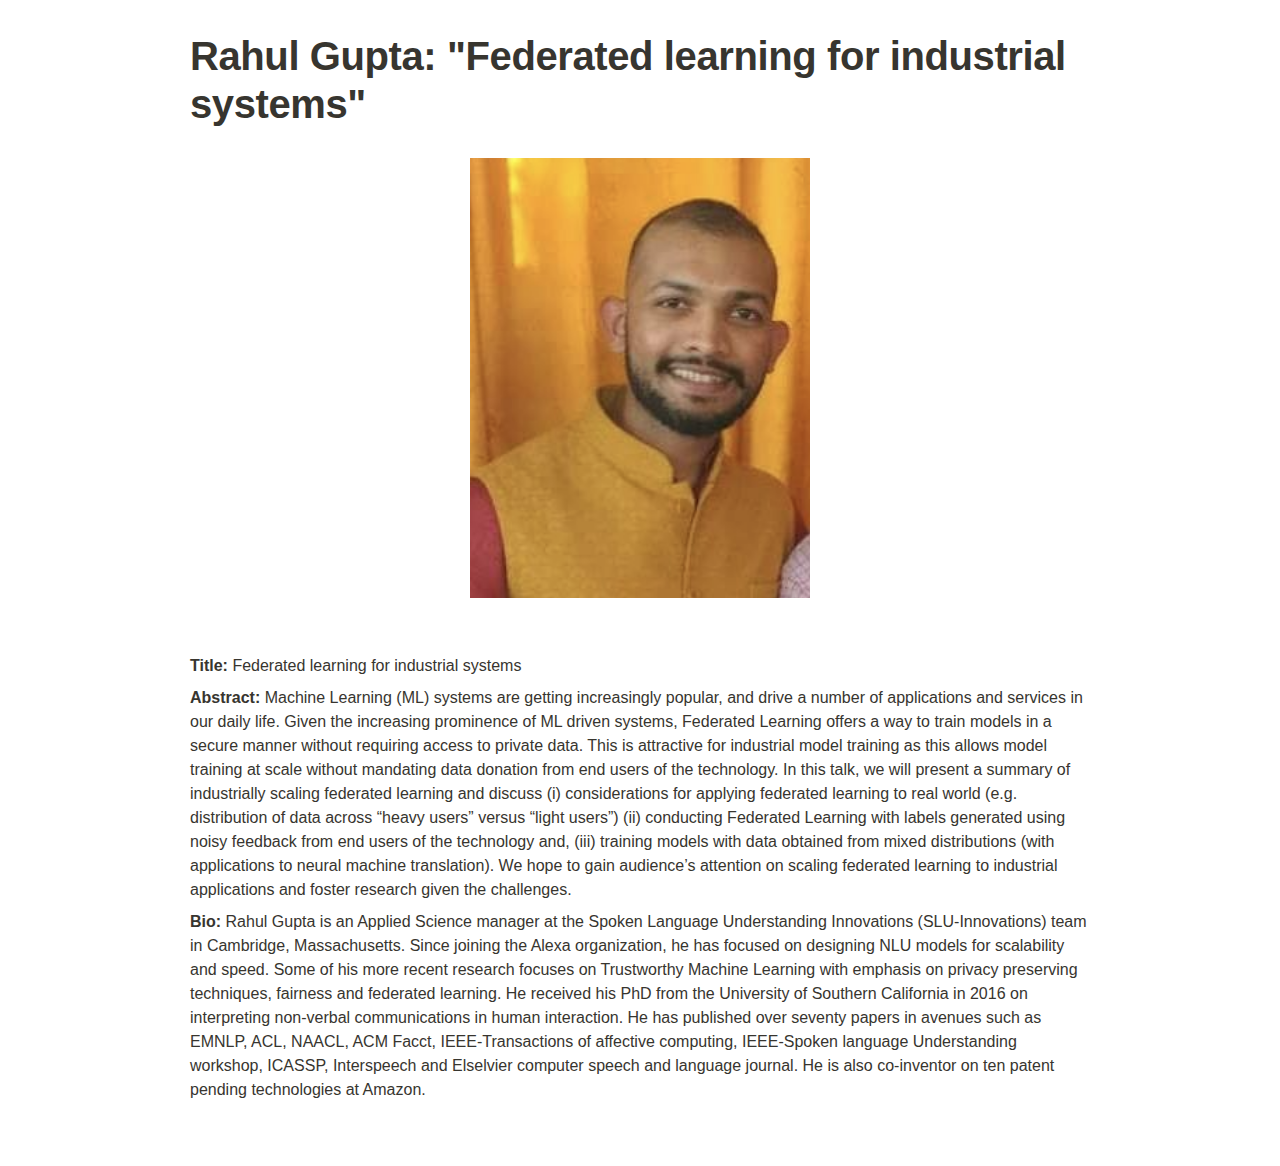
<file: assets/speakers/rahul-gupta/Rahul Gupta Federated learning for industrial syst d5e01c7de8c44c1ba5006ac7a8307700.html>
<html><head><meta http-equiv="Content-Type" content="text/html; charset=utf-8"/><title>Rahul Gupta: &quot;Federated learning for industrial systems&quot;</title><style>
/* cspell:disable-file */
/* webkit printing magic: print all background colors */
html {
	-webkit-print-color-adjust: exact;
}
* {
	box-sizing: border-box;
	-webkit-print-color-adjust: exact;
}

html,
body {
	margin: 0;
	padding: 0;
}
@media only screen {
	body {
		margin: 2em auto;
		max-width: 900px;
		color: rgb(55, 53, 47);
	}
}

body {
	line-height: 1.5;
	white-space: pre-wrap;
}

a,
a.visited {
	color: inherit;
	text-decoration: underline;
}

.pdf-relative-link-path {
	font-size: 80%;
	color: #444;
}

h1,
h2,
h3 {
	letter-spacing: -0.01em;
	line-height: 1.2;
	font-weight: 600;
	margin-bottom: 0;
}

.page-title {
	font-size: 2.5rem;
	font-weight: 700;
	margin-top: 0;
	margin-bottom: 0.75em;
}

h1 {
	font-size: 1.875rem;
	margin-top: 1.875rem;
}

h2 {
	font-size: 1.5rem;
	margin-top: 1.5rem;
}

h3 {
	font-size: 1.25rem;
	margin-top: 1.25rem;
}

.source {
	border: 1px solid #ddd;
	border-radius: 3px;
	padding: 1.5em;
	word-break: break-all;
}

.callout {
	border-radius: 3px;
	padding: 1rem;
}

figure {
	margin: 1.25em 0;
	page-break-inside: avoid;
}

figcaption {
	opacity: 0.5;
	font-size: 85%;
	margin-top: 0.5em;
}

mark {
	background-color: transparent;
}

.indented {
	padding-left: 1.5em;
}

hr {
	background: transparent;
	display: block;
	width: 100%;
	height: 1px;
	visibility: visible;
	border: none;
	border-bottom: 1px solid rgba(55, 53, 47, 0.09);
}

img {
	max-width: 100%;
}

@media only print {
	img {
		max-height: 100vh;
		object-fit: contain;
	}
}

@page {
	margin: 1in;
}

.collection-content {
	font-size: 0.875rem;
}

.column-list {
	display: flex;
	justify-content: space-between;
}

.column {
	padding: 0 1em;
}

.column:first-child {
	padding-left: 0;
}

.column:last-child {
	padding-right: 0;
}

.table_of_contents-item {
	display: block;
	font-size: 0.875rem;
	line-height: 1.3;
	padding: 0.125rem;
}

.table_of_contents-indent-1 {
	margin-left: 1.5rem;
}

.table_of_contents-indent-2 {
	margin-left: 3rem;
}

.table_of_contents-indent-3 {
	margin-left: 4.5rem;
}

.table_of_contents-link {
	text-decoration: none;
	opacity: 0.7;
	border-bottom: 1px solid rgba(55, 53, 47, 0.18);
}

table,
th,
td {
	border: 1px solid rgba(55, 53, 47, 0.09);
	border-collapse: collapse;
}

table {
	border-left: none;
	border-right: none;
}

th,
td {
	font-weight: normal;
	padding: 0.25em 0.5em;
	line-height: 1.5;
	min-height: 1.5em;
	text-align: left;
}

th {
	color: rgba(55, 53, 47, 0.6);
}

ol,
ul {
	margin: 0;
	margin-block-start: 0.6em;
	margin-block-end: 0.6em;
}

li > ol:first-child,
li > ul:first-child {
	margin-block-start: 0.6em;
}

ul > li {
	list-style: disc;
}

ul.to-do-list {
	text-indent: -1.7em;
}

ul.to-do-list > li {
	list-style: none;
}

.to-do-children-checked {
	text-decoration: line-through;
	opacity: 0.375;
}

ul.toggle > li {
	list-style: none;
}

ul {
	padding-inline-start: 1.7em;
}

ul > li {
	padding-left: 0.1em;
}

ol {
	padding-inline-start: 1.6em;
}

ol > li {
	padding-left: 0.2em;
}

.mono ol {
	padding-inline-start: 2em;
}

.mono ol > li {
	text-indent: -0.4em;
}

.toggle {
	padding-inline-start: 0em;
	list-style-type: none;
}

/* Indent toggle children */
.toggle > li > details {
	padding-left: 1.7em;
}

.toggle > li > details > summary {
	margin-left: -1.1em;
}

.selected-value {
	display: inline-block;
	padding: 0 0.5em;
	background: rgba(206, 205, 202, 0.5);
	border-radius: 3px;
	margin-right: 0.5em;
	margin-top: 0.3em;
	margin-bottom: 0.3em;
	white-space: nowrap;
}

.collection-title {
	display: inline-block;
	margin-right: 1em;
}

.simple-table {
	margin-top: 1em;
	font-size: 0.875rem;
	empty-cells: show;
}
.simple-table td {
	height: 29px;
	min-width: 120px;
}

.simple-table th {
	height: 29px;
	min-width: 120px;
}

.simple-table-header-color {
	background: rgb(247, 246, 243);
	color: black;
}
.simple-table-header {
	font-weight: 500;
}

time {
	opacity: 0.5;
}

.icon {
	display: inline-block;
	max-width: 1.2em;
	max-height: 1.2em;
	text-decoration: none;
	vertical-align: text-bottom;
	margin-right: 0.5em;
}

img.icon {
	border-radius: 3px;
}

.user-icon {
	width: 1.5em;
	height: 1.5em;
	border-radius: 100%;
	margin-right: 0.5rem;
}

.user-icon-inner {
	font-size: 0.8em;
}

.text-icon {
	border: 1px solid #000;
	text-align: center;
}

.page-cover-image {
	display: block;
	object-fit: cover;
	width: 100%;
	max-height: 30vh;
}

.page-header-icon {
	font-size: 3rem;
	margin-bottom: 1rem;
}

.page-header-icon-with-cover {
	margin-top: -0.72em;
	margin-left: 0.07em;
}

.page-header-icon img {
	border-radius: 3px;
}

.link-to-page {
	margin: 1em 0;
	padding: 0;
	border: none;
	font-weight: 500;
}

p > .user {
	opacity: 0.5;
}

td > .user,
td > time {
	white-space: nowrap;
}

input[type="checkbox"] {
	transform: scale(1.5);
	margin-right: 0.6em;
	vertical-align: middle;
}

p {
	margin-top: 0.5em;
	margin-bottom: 0.5em;
}

.image {
	border: none;
	margin: 1.5em 0;
	padding: 0;
	border-radius: 0;
	text-align: center;
}

.code,
code {
	background: rgba(135, 131, 120, 0.15);
	border-radius: 3px;
	padding: 0.2em 0.4em;
	border-radius: 3px;
	font-size: 85%;
	tab-size: 2;
}

code {
	color: #eb5757;
}

.code {
	padding: 1.5em 1em;
}

.code-wrap {
	white-space: pre-wrap;
	word-break: break-all;
}

.code > code {
	background: none;
	padding: 0;
	font-size: 100%;
	color: inherit;
}

blockquote {
	font-size: 1.25em;
	margin: 1em 0;
	padding-left: 1em;
	border-left: 3px solid rgb(55, 53, 47);
}

.bookmark {
	text-decoration: none;
	max-height: 8em;
	padding: 0;
	display: flex;
	width: 100%;
	align-items: stretch;
}

.bookmark-title {
	font-size: 0.85em;
	overflow: hidden;
	text-overflow: ellipsis;
	height: 1.75em;
	white-space: nowrap;
}

.bookmark-text {
	display: flex;
	flex-direction: column;
}

.bookmark-info {
	flex: 4 1 180px;
	padding: 12px 14px 14px;
	display: flex;
	flex-direction: column;
	justify-content: space-between;
}

.bookmark-image {
	width: 33%;
	flex: 1 1 180px;
	display: block;
	position: relative;
	object-fit: cover;
	border-radius: 1px;
}

.bookmark-description {
	color: rgba(55, 53, 47, 0.6);
	font-size: 0.75em;
	overflow: hidden;
	max-height: 4.5em;
	word-break: break-word;
}

.bookmark-href {
	font-size: 0.75em;
	margin-top: 0.25em;
}

.sans { font-family: ui-sans-serif, -apple-system, BlinkMacSystemFont, "Segoe UI", Helvetica, "Apple Color Emoji", Arial, sans-serif, "Segoe UI Emoji", "Segoe UI Symbol"; }
.code { font-family: "SFMono-Regular", Menlo, Consolas, "PT Mono", "Liberation Mono", Courier, monospace; }
.serif { font-family: Lyon-Text, Georgia, ui-serif, serif; }
.mono { font-family: iawriter-mono, Nitti, Menlo, Courier, monospace; }
.pdf .sans { font-family: Inter, ui-sans-serif, -apple-system, BlinkMacSystemFont, "Segoe UI", Helvetica, "Apple Color Emoji", Arial, sans-serif, "Segoe UI Emoji", "Segoe UI Symbol", 'Twemoji', 'Noto Color Emoji', 'Noto Sans CJK JP'; }
.pdf:lang(zh-CN) .sans { font-family: Inter, ui-sans-serif, -apple-system, BlinkMacSystemFont, "Segoe UI", Helvetica, "Apple Color Emoji", Arial, sans-serif, "Segoe UI Emoji", "Segoe UI Symbol", 'Twemoji', 'Noto Color Emoji', 'Noto Sans CJK SC'; }
.pdf:lang(zh-TW) .sans { font-family: Inter, ui-sans-serif, -apple-system, BlinkMacSystemFont, "Segoe UI", Helvetica, "Apple Color Emoji", Arial, sans-serif, "Segoe UI Emoji", "Segoe UI Symbol", 'Twemoji', 'Noto Color Emoji', 'Noto Sans CJK TC'; }
.pdf:lang(ko-KR) .sans { font-family: Inter, ui-sans-serif, -apple-system, BlinkMacSystemFont, "Segoe UI", Helvetica, "Apple Color Emoji", Arial, sans-serif, "Segoe UI Emoji", "Segoe UI Symbol", 'Twemoji', 'Noto Color Emoji', 'Noto Sans CJK KR'; }
.pdf .code { font-family: Source Code Pro, "SFMono-Regular", Menlo, Consolas, "PT Mono", "Liberation Mono", Courier, monospace, 'Twemoji', 'Noto Color Emoji', 'Noto Sans Mono CJK JP'; }
.pdf:lang(zh-CN) .code { font-family: Source Code Pro, "SFMono-Regular", Menlo, Consolas, "PT Mono", "Liberation Mono", Courier, monospace, 'Twemoji', 'Noto Color Emoji', 'Noto Sans Mono CJK SC'; }
.pdf:lang(zh-TW) .code { font-family: Source Code Pro, "SFMono-Regular", Menlo, Consolas, "PT Mono", "Liberation Mono", Courier, monospace, 'Twemoji', 'Noto Color Emoji', 'Noto Sans Mono CJK TC'; }
.pdf:lang(ko-KR) .code { font-family: Source Code Pro, "SFMono-Regular", Menlo, Consolas, "PT Mono", "Liberation Mono", Courier, monospace, 'Twemoji', 'Noto Color Emoji', 'Noto Sans Mono CJK KR'; }
.pdf .serif { font-family: PT Serif, Lyon-Text, Georgia, ui-serif, serif, 'Twemoji', 'Noto Color Emoji', 'Noto Serif CJK JP'; }
.pdf:lang(zh-CN) .serif { font-family: PT Serif, Lyon-Text, Georgia, ui-serif, serif, 'Twemoji', 'Noto Color Emoji', 'Noto Serif CJK SC'; }
.pdf:lang(zh-TW) .serif { font-family: PT Serif, Lyon-Text, Georgia, ui-serif, serif, 'Twemoji', 'Noto Color Emoji', 'Noto Serif CJK TC'; }
.pdf:lang(ko-KR) .serif { font-family: PT Serif, Lyon-Text, Georgia, ui-serif, serif, 'Twemoji', 'Noto Color Emoji', 'Noto Serif CJK KR'; }
.pdf .mono { font-family: PT Mono, iawriter-mono, Nitti, Menlo, Courier, monospace, 'Twemoji', 'Noto Color Emoji', 'Noto Sans Mono CJK JP'; }
.pdf:lang(zh-CN) .mono { font-family: PT Mono, iawriter-mono, Nitti, Menlo, Courier, monospace, 'Twemoji', 'Noto Color Emoji', 'Noto Sans Mono CJK SC'; }
.pdf:lang(zh-TW) .mono { font-family: PT Mono, iawriter-mono, Nitti, Menlo, Courier, monospace, 'Twemoji', 'Noto Color Emoji', 'Noto Sans Mono CJK TC'; }
.pdf:lang(ko-KR) .mono { font-family: PT Mono, iawriter-mono, Nitti, Menlo, Courier, monospace, 'Twemoji', 'Noto Color Emoji', 'Noto Sans Mono CJK KR'; }
.highlight-default {
	color: rgba(55, 53, 47, 1);
}
.highlight-gray {
	color: rgba(120, 119, 116, 1);
	fill: rgba(120, 119, 116, 1);
}
.highlight-brown {
	color: rgba(159, 107, 83, 1);
	fill: rgba(159, 107, 83, 1);
}
.highlight-orange {
	color: rgba(217, 115, 13, 1);
	fill: rgba(217, 115, 13, 1);
}
.highlight-yellow {
	color: rgba(203, 145, 47, 1);
	fill: rgba(203, 145, 47, 1);
}
.highlight-teal {
	color: rgba(68, 131, 97, 1);
	fill: rgba(68, 131, 97, 1);
}
.highlight-blue {
	color: rgba(51, 126, 169, 1);
	fill: rgba(51, 126, 169, 1);
}
.highlight-purple {
	color: rgba(144, 101, 176, 1);
	fill: rgba(144, 101, 176, 1);
}
.highlight-pink {
	color: rgba(193, 76, 138, 1);
	fill: rgba(193, 76, 138, 1);
}
.highlight-red {
	color: rgba(212, 76, 71, 1);
	fill: rgba(212, 76, 71, 1);
}
.highlight-gray_background {
	background: rgba(241, 241, 239, 1);
}
.highlight-brown_background {
	background: rgba(244, 238, 238, 1);
}
.highlight-orange_background {
	background: rgba(251, 236, 221, 1);
}
.highlight-yellow_background {
	background: rgba(251, 243, 219, 1);
}
.highlight-teal_background {
	background: rgba(237, 243, 236, 1);
}
.highlight-blue_background {
	background: rgba(231, 243, 248, 1);
}
.highlight-purple_background {
	background: rgba(244, 240, 247, 0.8);
}
.highlight-pink_background {
	background: rgba(249, 238, 243, 0.8);
}
.highlight-red_background {
	background: rgba(253, 235, 236, 1);
}
.block-color-default {
	color: inherit;
	fill: inherit;
}
.block-color-gray {
	color: rgba(120, 119, 116, 1);
	fill: rgba(120, 119, 116, 1);
}
.block-color-brown {
	color: rgba(159, 107, 83, 1);
	fill: rgba(159, 107, 83, 1);
}
.block-color-orange {
	color: rgba(217, 115, 13, 1);
	fill: rgba(217, 115, 13, 1);
}
.block-color-yellow {
	color: rgba(203, 145, 47, 1);
	fill: rgba(203, 145, 47, 1);
}
.block-color-teal {
	color: rgba(68, 131, 97, 1);
	fill: rgba(68, 131, 97, 1);
}
.block-color-blue {
	color: rgba(51, 126, 169, 1);
	fill: rgba(51, 126, 169, 1);
}
.block-color-purple {
	color: rgba(144, 101, 176, 1);
	fill: rgba(144, 101, 176, 1);
}
.block-color-pink {
	color: rgba(193, 76, 138, 1);
	fill: rgba(193, 76, 138, 1);
}
.block-color-red {
	color: rgba(212, 76, 71, 1);
	fill: rgba(212, 76, 71, 1);
}
.block-color-gray_background {
	background: rgba(241, 241, 239, 1);
}
.block-color-brown_background {
	background: rgba(244, 238, 238, 1);
}
.block-color-orange_background {
	background: rgba(251, 236, 221, 1);
}
.block-color-yellow_background {
	background: rgba(251, 243, 219, 1);
}
.block-color-teal_background {
	background: rgba(237, 243, 236, 1);
}
.block-color-blue_background {
	background: rgba(231, 243, 248, 1);
}
.block-color-purple_background {
	background: rgba(244, 240, 247, 0.8);
}
.block-color-pink_background {
	background: rgba(249, 238, 243, 0.8);
}
.block-color-red_background {
	background: rgba(253, 235, 236, 1);
}
.select-value-color-pink { background-color: rgba(245, 224, 233, 1); }
.select-value-color-purple { background-color: rgba(232, 222, 238, 1); }
.select-value-color-green { background-color: rgba(219, 237, 219, 1); }
.select-value-color-gray { background-color: rgba(227, 226, 224, 1); }
.select-value-color-opaquegray { background-color: rgba(255, 255, 255, 0.0375); }
.select-value-color-orange { background-color: rgba(250, 222, 201, 1); }
.select-value-color-brown { background-color: rgba(238, 224, 218, 1); }
.select-value-color-red { background-color: rgba(255, 226, 221, 1); }
.select-value-color-yellow { background-color: rgba(253, 236, 200, 1); }
.select-value-color-blue { background-color: rgba(211, 229, 239, 1); }

.checkbox {
	display: inline-flex;
	vertical-align: text-bottom;
	width: 16;
	height: 16;
	background-size: 16px;
	margin-left: 2px;
	margin-right: 5px;
}

.checkbox-on {
	background-image: url("data:image/svg+xml;charset=UTF-8,%3Csvg%20width%3D%2216%22%20height%3D%2216%22%20viewBox%3D%220%200%2016%2016%22%20fill%3D%22none%22%20xmlns%3D%22http%3A%2F%2Fwww.w3.org%2F2000%2Fsvg%22%3E%0A%3Crect%20width%3D%2216%22%20height%3D%2216%22%20fill%3D%22%2358A9D7%22%2F%3E%0A%3Cpath%20d%3D%22M6.71429%2012.2852L14%204.9995L12.7143%203.71436L6.71429%209.71378L3.28571%206.2831L2%207.57092L6.71429%2012.2852Z%22%20fill%3D%22white%22%2F%3E%0A%3C%2Fsvg%3E");
}

.checkbox-off {
	background-image: url("data:image/svg+xml;charset=UTF-8,%3Csvg%20width%3D%2216%22%20height%3D%2216%22%20viewBox%3D%220%200%2016%2016%22%20fill%3D%22none%22%20xmlns%3D%22http%3A%2F%2Fwww.w3.org%2F2000%2Fsvg%22%3E%0A%3Crect%20x%3D%220.75%22%20y%3D%220.75%22%20width%3D%2214.5%22%20height%3D%2214.5%22%20fill%3D%22white%22%20stroke%3D%22%2336352F%22%20stroke-width%3D%221.5%22%2F%3E%0A%3C%2Fsvg%3E");
}
	
</style></head><body><article id="efe63eb8-073a-4f54-b82f-99238258b3cd" class="page sans"><header><h1 class="page-title"><strong>Rahul Gupta: &quot;Federated learning for industrial systems&quot;</strong></h1></header><div class="page-body"><figure id="d5e01c7d-e8c4-4c1b-a500-6ac7a8307700" class="image"><a href="Rahul%20Gupta%20Federated%20learning%20for%20industrial%20syst%20d5e01c7de8c44c1ba5006ac7a8307700/Untitled.png"><img style="width:340px" src="Rahul%20Gupta%20Federated%20learning%20for%20industrial%20syst%20d5e01c7de8c44c1ba5006ac7a8307700/Untitled.png"/></a></figure><p id="970fc3f0-2e4f-41b3-a3d6-7cde074cee34" class="">
</p><p id="e00029f7-b19a-411d-9845-12cb251b3065" class=""><b>Title:</b> Federated learning for industrial systems</p><p id="c44828a3-c7a6-47fd-a1e9-acfd5de01053" class=""><b>Abstract:</b> Machine Learning (ML) systems are getting increasingly popular, and drive a number of applications and services in our daily life. Given the increasing prominence of ML driven systems, Federated Learning offers a way to train models in a secure manner without requiring access to private data. This is attractive for industrial model training as this allows model training at scale without mandating data donation from end users of the technology. In this talk, we will present a summary of industrially scaling federated learning and discuss (i) considerations for applying federated learning to real world (e.g. distribution of data across “heavy users” versus “light users”) (ii) conducting Federated Learning with labels generated using noisy feedback from end users of the technology and, (iii) training models with data obtained from mixed distributions (with applications to neural machine translation). We hope to gain audience’s attention on scaling federated learning to industrial applications and foster research given the challenges.</p><p id="0eda3d31-0465-4878-84f0-2d1226c7b0fa" class=""><b>Bio:</b> Rahul Gupta is an Applied Science manager at the Spoken Language Understanding Innovations (SLU-Innovations) team in Cambridge, Massachusetts. Since joining the Alexa organization, he has focused on designing NLU models for scalability and speed. Some of his more recent research focuses on Trustworthy Machine Learning with emphasis on privacy preserving techniques, fairness and federated learning. He received his PhD from the University of Southern California in 2016 on interpreting non-verbal communications in human interaction. He has published over seventy papers in avenues such as EMNLP, ACL, NAACL, ACM Facct, IEEE-Transactions of affective computing, IEEE-Spoken language Understanding workshop, ICASSP, Interspeech and Elselvier computer speech and language journal. He is also co-inventor on ten patent pending technologies at Amazon.</p><p id="1ad56897-e2a7-4bb5-9003-f841628d58f1" class="">
</p></div></article></body></html>
</file>
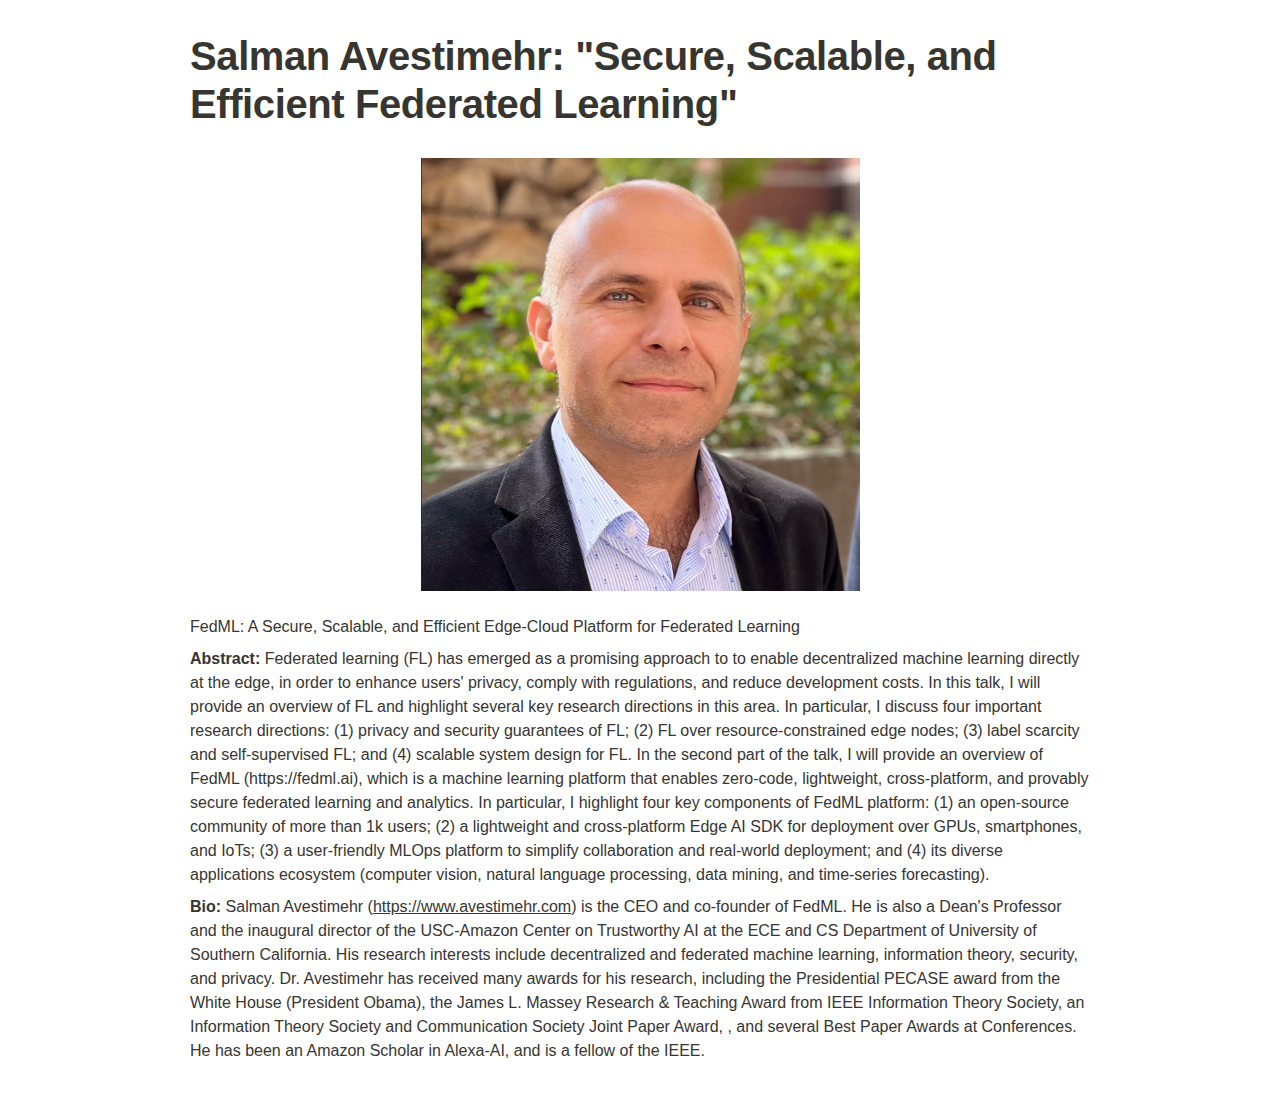
<file: assets/speakers/salman-avestimehr/Salman Avestimehr FedML A Secure, Scalable, and Ef a957f05417d34f1a913f23450d01734b.html>
<html><head><meta http-equiv="Content-Type" content="text/html; charset=utf-8"/><title>Salman Avestimehr: &quot;FedML: A Secure, Scalable, and Efficient Edge-Cloud Platform for Federated Learning&quot;</title><style>
/* cspell:disable-file */
/* webkit printing magic: print all background colors */
html {
	-webkit-print-color-adjust: exact;
}
* {
	box-sizing: border-box;
	-webkit-print-color-adjust: exact;
}

html,
body {
	margin: 0;
	padding: 0;
}
@media only screen {
	body {
		margin: 2em auto;
		max-width: 900px;
		color: rgb(55, 53, 47);
	}
}

body {
	line-height: 1.5;
	white-space: pre-wrap;
}

a,
a.visited {
	color: inherit;
	text-decoration: underline;
}

.pdf-relative-link-path {
	font-size: 80%;
	color: #444;
}

h1,
h2,
h3 {
	letter-spacing: -0.01em;
	line-height: 1.2;
	font-weight: 600;
	margin-bottom: 0;
}

.page-title {
	font-size: 2.5rem;
	font-weight: 700;
	margin-top: 0;
	margin-bottom: 0.75em;
}

h1 {
	font-size: 1.875rem;
	margin-top: 1.875rem;
}

h2 {
	font-size: 1.5rem;
	margin-top: 1.5rem;
}

h3 {
	font-size: 1.25rem;
	margin-top: 1.25rem;
}

.source {
	border: 1px solid #ddd;
	border-radius: 3px;
	padding: 1.5em;
	word-break: break-all;
}

.callout {
	border-radius: 3px;
	padding: 1rem;
}

figure {
	margin: 1.25em 0;
	page-break-inside: avoid;
}

figcaption {
	opacity: 0.5;
	font-size: 85%;
	margin-top: 0.5em;
}

mark {
	background-color: transparent;
}

.indented {
	padding-left: 1.5em;
}

hr {
	background: transparent;
	display: block;
	width: 100%;
	height: 1px;
	visibility: visible;
	border: none;
	border-bottom: 1px solid rgba(55, 53, 47, 0.09);
}

img {
	max-width: 100%;
}

@media only print {
	img {
		max-height: 100vh;
		object-fit: contain;
	}
}

@page {
	margin: 1in;
}

.collection-content {
	font-size: 0.875rem;
}

.column-list {
	display: flex;
	justify-content: space-between;
}

.column {
	padding: 0 1em;
}

.column:first-child {
	padding-left: 0;
}

.column:last-child {
	padding-right: 0;
}

.table_of_contents-item {
	display: block;
	font-size: 0.875rem;
	line-height: 1.3;
	padding: 0.125rem;
}

.table_of_contents-indent-1 {
	margin-left: 1.5rem;
}

.table_of_contents-indent-2 {
	margin-left: 3rem;
}

.table_of_contents-indent-3 {
	margin-left: 4.5rem;
}

.table_of_contents-link {
	text-decoration: none;
	opacity: 0.7;
	border-bottom: 1px solid rgba(55, 53, 47, 0.18);
}

table,
th,
td {
	border: 1px solid rgba(55, 53, 47, 0.09);
	border-collapse: collapse;
}

table {
	border-left: none;
	border-right: none;
}

th,
td {
	font-weight: normal;
	padding: 0.25em 0.5em;
	line-height: 1.5;
	min-height: 1.5em;
	text-align: left;
}

th {
	color: rgba(55, 53, 47, 0.6);
}

ol,
ul {
	margin: 0;
	margin-block-start: 0.6em;
	margin-block-end: 0.6em;
}

li > ol:first-child,
li > ul:first-child {
	margin-block-start: 0.6em;
}

ul > li {
	list-style: disc;
}

ul.to-do-list {
	text-indent: -1.7em;
}

ul.to-do-list > li {
	list-style: none;
}

.to-do-children-checked {
	text-decoration: line-through;
	opacity: 0.375;
}

ul.toggle > li {
	list-style: none;
}

ul {
	padding-inline-start: 1.7em;
}

ul > li {
	padding-left: 0.1em;
}

ol {
	padding-inline-start: 1.6em;
}

ol > li {
	padding-left: 0.2em;
}

.mono ol {
	padding-inline-start: 2em;
}

.mono ol > li {
	text-indent: -0.4em;
}

.toggle {
	padding-inline-start: 0em;
	list-style-type: none;
}

/* Indent toggle children */
.toggle > li > details {
	padding-left: 1.7em;
}

.toggle > li > details > summary {
	margin-left: -1.1em;
}

.selected-value {
	display: inline-block;
	padding: 0 0.5em;
	background: rgba(206, 205, 202, 0.5);
	border-radius: 3px;
	margin-right: 0.5em;
	margin-top: 0.3em;
	margin-bottom: 0.3em;
	white-space: nowrap;
}

.collection-title {
	display: inline-block;
	margin-right: 1em;
}

.simple-table {
	margin-top: 1em;
	font-size: 0.875rem;
	empty-cells: show;
}
.simple-table td {
	height: 29px;
	min-width: 120px;
}

.simple-table th {
	height: 29px;
	min-width: 120px;
}

.simple-table-header-color {
	background: rgb(247, 246, 243);
	color: black;
}
.simple-table-header {
	font-weight: 500;
}

time {
	opacity: 0.5;
}

.icon {
	display: inline-block;
	max-width: 1.2em;
	max-height: 1.2em;
	text-decoration: none;
	vertical-align: text-bottom;
	margin-right: 0.5em;
}

img.icon {
	border-radius: 3px;
}

.user-icon {
	width: 1.5em;
	height: 1.5em;
	border-radius: 100%;
	margin-right: 0.5rem;
}

.user-icon-inner {
	font-size: 0.8em;
}

.text-icon {
	border: 1px solid #000;
	text-align: center;
}

.page-cover-image {
	display: block;
	object-fit: cover;
	width: 100%;
	max-height: 30vh;
}

.page-header-icon {
	font-size: 3rem;
	margin-bottom: 1rem;
}

.page-header-icon-with-cover {
	margin-top: -0.72em;
	margin-left: 0.07em;
}

.page-header-icon img {
	border-radius: 3px;
}

.link-to-page {
	margin: 1em 0;
	padding: 0;
	border: none;
	font-weight: 500;
}

p > .user {
	opacity: 0.5;
}

td > .user,
td > time {
	white-space: nowrap;
}

input[type="checkbox"] {
	transform: scale(1.5);
	margin-right: 0.6em;
	vertical-align: middle;
}

p {
	margin-top: 0.5em;
	margin-bottom: 0.5em;
}

.image {
	border: none;
	margin: 1.5em 0;
	padding: 0;
	border-radius: 0;
	text-align: center;
}

.code,
code {
	background: rgba(135, 131, 120, 0.15);
	border-radius: 3px;
	padding: 0.2em 0.4em;
	border-radius: 3px;
	font-size: 85%;
	tab-size: 2;
}

code {
	color: #eb5757;
}

.code {
	padding: 1.5em 1em;
}

.code-wrap {
	white-space: pre-wrap;
	word-break: break-all;
}

.code > code {
	background: none;
	padding: 0;
	font-size: 100%;
	color: inherit;
}

blockquote {
	font-size: 1.25em;
	margin: 1em 0;
	padding-left: 1em;
	border-left: 3px solid rgb(55, 53, 47);
}

.bookmark {
	text-decoration: none;
	max-height: 8em;
	padding: 0;
	display: flex;
	width: 100%;
	align-items: stretch;
}

.bookmark-title {
	font-size: 0.85em;
	overflow: hidden;
	text-overflow: ellipsis;
	height: 1.75em;
	white-space: nowrap;
}

.bookmark-text {
	display: flex;
	flex-direction: column;
}

.bookmark-info {
	flex: 4 1 180px;
	padding: 12px 14px 14px;
	display: flex;
	flex-direction: column;
	justify-content: space-between;
}

.bookmark-image {
	width: 33%;
	flex: 1 1 180px;
	display: block;
	position: relative;
	object-fit: cover;
	border-radius: 1px;
}

.bookmark-description {
	color: rgba(55, 53, 47, 0.6);
	font-size: 0.75em;
	overflow: hidden;
	max-height: 4.5em;
	word-break: break-word;
}

.bookmark-href {
	font-size: 0.75em;
	margin-top: 0.25em;
}

.sans { font-family: ui-sans-serif, -apple-system, BlinkMacSystemFont, "Segoe UI", Helvetica, "Apple Color Emoji", Arial, sans-serif, "Segoe UI Emoji", "Segoe UI Symbol"; }
.code { font-family: "SFMono-Regular", Menlo, Consolas, "PT Mono", "Liberation Mono", Courier, monospace; }
.serif { font-family: Lyon-Text, Georgia, ui-serif, serif; }
.mono { font-family: iawriter-mono, Nitti, Menlo, Courier, monospace; }
.pdf .sans { font-family: Inter, ui-sans-serif, -apple-system, BlinkMacSystemFont, "Segoe UI", Helvetica, "Apple Color Emoji", Arial, sans-serif, "Segoe UI Emoji", "Segoe UI Symbol", 'Twemoji', 'Noto Color Emoji', 'Noto Sans CJK JP'; }
.pdf:lang(zh-CN) .sans { font-family: Inter, ui-sans-serif, -apple-system, BlinkMacSystemFont, "Segoe UI", Helvetica, "Apple Color Emoji", Arial, sans-serif, "Segoe UI Emoji", "Segoe UI Symbol", 'Twemoji', 'Noto Color Emoji', 'Noto Sans CJK SC'; }
.pdf:lang(zh-TW) .sans { font-family: Inter, ui-sans-serif, -apple-system, BlinkMacSystemFont, "Segoe UI", Helvetica, "Apple Color Emoji", Arial, sans-serif, "Segoe UI Emoji", "Segoe UI Symbol", 'Twemoji', 'Noto Color Emoji', 'Noto Sans CJK TC'; }
.pdf:lang(ko-KR) .sans { font-family: Inter, ui-sans-serif, -apple-system, BlinkMacSystemFont, "Segoe UI", Helvetica, "Apple Color Emoji", Arial, sans-serif, "Segoe UI Emoji", "Segoe UI Symbol", 'Twemoji', 'Noto Color Emoji', 'Noto Sans CJK KR'; }
.pdf .code { font-family: Source Code Pro, "SFMono-Regular", Menlo, Consolas, "PT Mono", "Liberation Mono", Courier, monospace, 'Twemoji', 'Noto Color Emoji', 'Noto Sans Mono CJK JP'; }
.pdf:lang(zh-CN) .code { font-family: Source Code Pro, "SFMono-Regular", Menlo, Consolas, "PT Mono", "Liberation Mono", Courier, monospace, 'Twemoji', 'Noto Color Emoji', 'Noto Sans Mono CJK SC'; }
.pdf:lang(zh-TW) .code { font-family: Source Code Pro, "SFMono-Regular", Menlo, Consolas, "PT Mono", "Liberation Mono", Courier, monospace, 'Twemoji', 'Noto Color Emoji', 'Noto Sans Mono CJK TC'; }
.pdf:lang(ko-KR) .code { font-family: Source Code Pro, "SFMono-Regular", Menlo, Consolas, "PT Mono", "Liberation Mono", Courier, monospace, 'Twemoji', 'Noto Color Emoji', 'Noto Sans Mono CJK KR'; }
.pdf .serif { font-family: PT Serif, Lyon-Text, Georgia, ui-serif, serif, 'Twemoji', 'Noto Color Emoji', 'Noto Serif CJK JP'; }
.pdf:lang(zh-CN) .serif { font-family: PT Serif, Lyon-Text, Georgia, ui-serif, serif, 'Twemoji', 'Noto Color Emoji', 'Noto Serif CJK SC'; }
.pdf:lang(zh-TW) .serif { font-family: PT Serif, Lyon-Text, Georgia, ui-serif, serif, 'Twemoji', 'Noto Color Emoji', 'Noto Serif CJK TC'; }
.pdf:lang(ko-KR) .serif { font-family: PT Serif, Lyon-Text, Georgia, ui-serif, serif, 'Twemoji', 'Noto Color Emoji', 'Noto Serif CJK KR'; }
.pdf .mono { font-family: PT Mono, iawriter-mono, Nitti, Menlo, Courier, monospace, 'Twemoji', 'Noto Color Emoji', 'Noto Sans Mono CJK JP'; }
.pdf:lang(zh-CN) .mono { font-family: PT Mono, iawriter-mono, Nitti, Menlo, Courier, monospace, 'Twemoji', 'Noto Color Emoji', 'Noto Sans Mono CJK SC'; }
.pdf:lang(zh-TW) .mono { font-family: PT Mono, iawriter-mono, Nitti, Menlo, Courier, monospace, 'Twemoji', 'Noto Color Emoji', 'Noto Sans Mono CJK TC'; }
.pdf:lang(ko-KR) .mono { font-family: PT Mono, iawriter-mono, Nitti, Menlo, Courier, monospace, 'Twemoji', 'Noto Color Emoji', 'Noto Sans Mono CJK KR'; }
.highlight-default {
	color: rgba(55, 53, 47, 1);
}
.highlight-gray {
	color: rgba(120, 119, 116, 1);
	fill: rgba(120, 119, 116, 1);
}
.highlight-brown {
	color: rgba(159, 107, 83, 1);
	fill: rgba(159, 107, 83, 1);
}
.highlight-orange {
	color: rgba(217, 115, 13, 1);
	fill: rgba(217, 115, 13, 1);
}
.highlight-yellow {
	color: rgba(203, 145, 47, 1);
	fill: rgba(203, 145, 47, 1);
}
.highlight-teal {
	color: rgba(68, 131, 97, 1);
	fill: rgba(68, 131, 97, 1);
}
.highlight-blue {
	color: rgba(51, 126, 169, 1);
	fill: rgba(51, 126, 169, 1);
}
.highlight-purple {
	color: rgba(144, 101, 176, 1);
	fill: rgba(144, 101, 176, 1);
}
.highlight-pink {
	color: rgba(193, 76, 138, 1);
	fill: rgba(193, 76, 138, 1);
}
.highlight-red {
	color: rgba(212, 76, 71, 1);
	fill: rgba(212, 76, 71, 1);
}
.highlight-gray_background {
	background: rgba(241, 241, 239, 1);
}
.highlight-brown_background {
	background: rgba(244, 238, 238, 1);
}
.highlight-orange_background {
	background: rgba(251, 236, 221, 1);
}
.highlight-yellow_background {
	background: rgba(251, 243, 219, 1);
}
.highlight-teal_background {
	background: rgba(237, 243, 236, 1);
}
.highlight-blue_background {
	background: rgba(231, 243, 248, 1);
}
.highlight-purple_background {
	background: rgba(244, 240, 247, 0.8);
}
.highlight-pink_background {
	background: rgba(249, 238, 243, 0.8);
}
.highlight-red_background {
	background: rgba(253, 235, 236, 1);
}
.block-color-default {
	color: inherit;
	fill: inherit;
}
.block-color-gray {
	color: rgba(120, 119, 116, 1);
	fill: rgba(120, 119, 116, 1);
}
.block-color-brown {
	color: rgba(159, 107, 83, 1);
	fill: rgba(159, 107, 83, 1);
}
.block-color-orange {
	color: rgba(217, 115, 13, 1);
	fill: rgba(217, 115, 13, 1);
}
.block-color-yellow {
	color: rgba(203, 145, 47, 1);
	fill: rgba(203, 145, 47, 1);
}
.block-color-teal {
	color: rgba(68, 131, 97, 1);
	fill: rgba(68, 131, 97, 1);
}
.block-color-blue {
	color: rgba(51, 126, 169, 1);
	fill: rgba(51, 126, 169, 1);
}
.block-color-purple {
	color: rgba(144, 101, 176, 1);
	fill: rgba(144, 101, 176, 1);
}
.block-color-pink {
	color: rgba(193, 76, 138, 1);
	fill: rgba(193, 76, 138, 1);
}
.block-color-red {
	color: rgba(212, 76, 71, 1);
	fill: rgba(212, 76, 71, 1);
}
.block-color-gray_background {
	background: rgba(241, 241, 239, 1);
}
.block-color-brown_background {
	background: rgba(244, 238, 238, 1);
}
.block-color-orange_background {
	background: rgba(251, 236, 221, 1);
}
.block-color-yellow_background {
	background: rgba(251, 243, 219, 1);
}
.block-color-teal_background {
	background: rgba(237, 243, 236, 1);
}
.block-color-blue_background {
	background: rgba(231, 243, 248, 1);
}
.block-color-purple_background {
	background: rgba(244, 240, 247, 0.8);
}
.block-color-pink_background {
	background: rgba(249, 238, 243, 0.8);
}
.block-color-red_background {
	background: rgba(253, 235, 236, 1);
}
.select-value-color-pink { background-color: rgba(245, 224, 233, 1); }
.select-value-color-purple { background-color: rgba(232, 222, 238, 1); }
.select-value-color-green { background-color: rgba(219, 237, 219, 1); }
.select-value-color-gray { background-color: rgba(227, 226, 224, 1); }
.select-value-color-opaquegray { background-color: rgba(255, 255, 255, 0.0375); }
.select-value-color-orange { background-color: rgba(250, 222, 201, 1); }
.select-value-color-brown { background-color: rgba(238, 224, 218, 1); }
.select-value-color-red { background-color: rgba(255, 226, 221, 1); }
.select-value-color-yellow { background-color: rgba(253, 236, 200, 1); }
.select-value-color-blue { background-color: rgba(211, 229, 239, 1); }

.checkbox {
	display: inline-flex;
	vertical-align: text-bottom;
	width: 16;
	height: 16;
	background-size: 16px;
	margin-left: 2px;
	margin-right: 5px;
}

.checkbox-on {
	background-image: url("data:image/svg+xml;charset=UTF-8,%3Csvg%20width%3D%2216%22%20height%3D%2216%22%20viewBox%3D%220%200%2016%2016%22%20fill%3D%22none%22%20xmlns%3D%22http%3A%2F%2Fwww.w3.org%2F2000%2Fsvg%22%3E%0A%3Crect%20width%3D%2216%22%20height%3D%2216%22%20fill%3D%22%2358A9D7%22%2F%3E%0A%3Cpath%20d%3D%22M6.71429%2012.2852L14%204.9995L12.7143%203.71436L6.71429%209.71378L3.28571%206.2831L2%207.57092L6.71429%2012.2852Z%22%20fill%3D%22white%22%2F%3E%0A%3C%2Fsvg%3E");
}

.checkbox-off {
	background-image: url("data:image/svg+xml;charset=UTF-8,%3Csvg%20width%3D%2216%22%20height%3D%2216%22%20viewBox%3D%220%200%2016%2016%22%20fill%3D%22none%22%20xmlns%3D%22http%3A%2F%2Fwww.w3.org%2F2000%2Fsvg%22%3E%0A%3Crect%20x%3D%220.75%22%20y%3D%220.75%22%20width%3D%2214.5%22%20height%3D%2214.5%22%20fill%3D%22white%22%20stroke%3D%22%2336352F%22%20stroke-width%3D%221.5%22%2F%3E%0A%3C%2Fsvg%3E");
}
	
</style></head><body><article id="8d341aa5-a5c3-452a-94b7-7f11e0966370" class="page sans"><header><h1 class="page-title"><strong>Salman Avestimehr: &quot;Secure, Scalable, and Efficient Federated Learning&quot;</strong></h1></header><div class="page-body"><figure id="a957f054-17d3-4f1a-913f-23450d01734b" class="image"><a href="Salman%20Avestimehr%20FedML%20A%20Secure,%20Scalable,%20and%20Ef%20a957f05417d34f1a913f23450d01734b/Untitled.png"><img style="width:439px" src="Salman%20Avestimehr%20FedML%20A%20Secure,%20Scalable,%20and%20Ef%20a957f05417d34f1a913f23450d01734b/Untitled.png"/></a></figure><p id="c05df1b3-b267-4363-bdd5-777673dacc2d" class="">FedML: A Secure, Scalable, and Efficient Edge-Cloud Platform for Federated Learning</p><p id="22bba72f-57d6-44ad-b017-cdb36510557c" class=""><b>Abstract:</b> Federated learning (FL) has emerged as a promising approach to to enable decentralized machine learning directly at the edge, in order to enhance users' privacy, comply with regulations, and reduce development costs. In this talk, I will provide an overview of FL and highlight several key research directions in this area. In particular, I discuss four important research directions: (1) privacy and security guarantees of FL; (2) FL over resource-constrained edge nodes; (3) label scarcity and self-supervised FL; and (4) scalable system design for FL. In the second part of the talk, I will provide an overview of FedML (https://fedml.ai), which is a machine learning platform that enables zero-code, lightweight, cross-platform, and provably secure federated learning and analytics. In particular, I highlight four key components of FedML platform: (1) an open-source community of more than 1k users; (2) a lightweight and cross-platform Edge AI SDK for deployment over GPUs, smartphones, and IoTs; (3) a user-friendly MLOps platform to simplify collaboration and real-world deployment; and (4) its diverse applications ecosystem (computer vision, natural language processing, data mining, and time-series forecasting).</p><b>Bio:</b> Salman Avestimehr (<a href="https://urldefense.com/v3/__https://www.avestimehr.com__;!!LIr3w8kk_Xxm!96vZA6rq2AMGLM-rOxJgIeY6BZz_Lw_3UTz9GhT272JmIpoq_NE2sP9OGzPzLllM$">https://www.avestimehr.com</a>) is the CEO and co-founder of FedML. He is also a Dean&#x27;s Professor and the inaugural director of the USC-Amazon Center on Trustworthy AI at the ECE and CS Department of University of Southern California. His research interests include decentralized and federated machine learning, information theory, security, and privacy. Dr. Avestimehr has received many awards for his research, including the Presidential PECASE award from the White House (President Obama), the James L. Massey Research &amp; Teaching Award from IEEE Information Theory Society, an Information Theory Society and Communication Society Joint Paper Award, , and several Best Paper Awards at Conferences. He has been an Amazon Scholar in Alexa-AI, and is a fellow of the IEEE.</p></div></article></body></html>
</file>
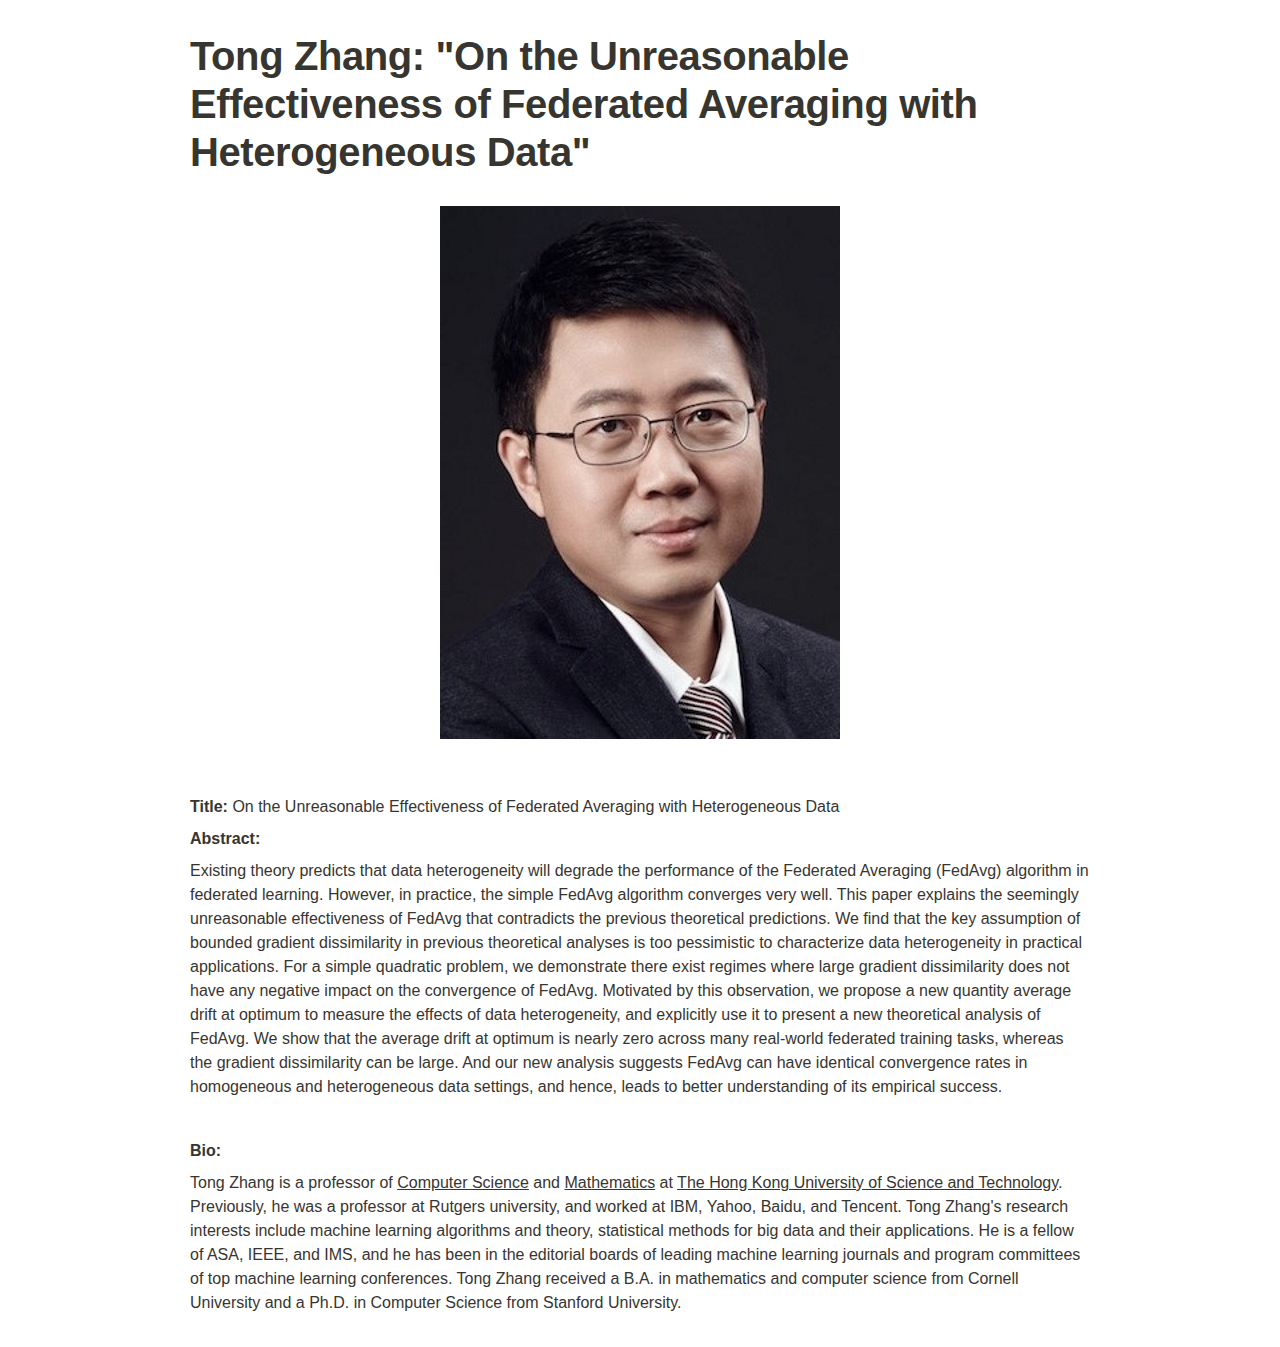
<file: assets/speakers/tong-zhang/tong-zhang.html>
<html><head><meta http-equiv="Content-Type" content="text/html; charset=utf-8"/><title>Tong Zhang: &quot;On the Unreasonable Effectiveness of Federated Averaging with Heterogeneous Data&quot;</title><style>
/* cspell:disable-file */
/* webkit printing magic: print all background colors */
html {
	-webkit-print-color-adjust: exact;
}
* {
	box-sizing: border-box;
	-webkit-print-color-adjust: exact;
}

html,
body {
	margin: 0;
	padding: 0;
}
@media only screen {
	body {
		margin: 2em auto;
		max-width: 900px;
		color: rgb(55, 53, 47);
	}
}

body {
	line-height: 1.5;
	white-space: pre-wrap;
}

a,
a.visited {
	color: inherit;
	text-decoration: underline;
}

.pdf-relative-link-path {
	font-size: 80%;
	color: #444;
}

h1,
h2,
h3 {
	letter-spacing: -0.01em;
	line-height: 1.2;
	font-weight: 600;
	margin-bottom: 0;
}

.page-title {
	font-size: 2.5rem;
	font-weight: 700;
	margin-top: 0;
	margin-bottom: 0.75em;
}

h1 {
	font-size: 1.875rem;
	margin-top: 1.875rem;
}

h2 {
	font-size: 1.5rem;
	margin-top: 1.5rem;
}

h3 {
	font-size: 1.25rem;
	margin-top: 1.25rem;
}

.source {
	border: 1px solid #ddd;
	border-radius: 3px;
	padding: 1.5em;
	word-break: break-all;
}

.callout {
	border-radius: 3px;
	padding: 1rem;
}

figure {
	margin: 1.25em 0;
	page-break-inside: avoid;
}

figcaption {
	opacity: 0.5;
	font-size: 85%;
	margin-top: 0.5em;
}

mark {
	background-color: transparent;
}

.indented {
	padding-left: 1.5em;
}

hr {
	background: transparent;
	display: block;
	width: 100%;
	height: 1px;
	visibility: visible;
	border: none;
	border-bottom: 1px solid rgba(55, 53, 47, 0.09);
}

img {
	max-width: 100%;
}

@media only print {
	img {
		max-height: 100vh;
		object-fit: contain;
	}
}

@page {
	margin: 1in;
}

.collection-content {
	font-size: 0.875rem;
}

.column-list {
	display: flex;
	justify-content: space-between;
}

.column {
	padding: 0 1em;
}

.column:first-child {
	padding-left: 0;
}

.column:last-child {
	padding-right: 0;
}

.table_of_contents-item {
	display: block;
	font-size: 0.875rem;
	line-height: 1.3;
	padding: 0.125rem;
}

.table_of_contents-indent-1 {
	margin-left: 1.5rem;
}

.table_of_contents-indent-2 {
	margin-left: 3rem;
}

.table_of_contents-indent-3 {
	margin-left: 4.5rem;
}

.table_of_contents-link {
	text-decoration: none;
	opacity: 0.7;
	border-bottom: 1px solid rgba(55, 53, 47, 0.18);
}

table,
th,
td {
	border: 1px solid rgba(55, 53, 47, 0.09);
	border-collapse: collapse;
}

table {
	border-left: none;
	border-right: none;
}

th,
td {
	font-weight: normal;
	padding: 0.25em 0.5em;
	line-height: 1.5;
	min-height: 1.5em;
	text-align: left;
}

th {
	color: rgba(55, 53, 47, 0.6);
}

ol,
ul {
	margin: 0;
	margin-block-start: 0.6em;
	margin-block-end: 0.6em;
}

li > ol:first-child,
li > ul:first-child {
	margin-block-start: 0.6em;
}

ul > li {
	list-style: disc;
}

ul.to-do-list {
	text-indent: -1.7em;
}

ul.to-do-list > li {
	list-style: none;
}

.to-do-children-checked {
	text-decoration: line-through;
	opacity: 0.375;
}

ul.toggle > li {
	list-style: none;
}

ul {
	padding-inline-start: 1.7em;
}

ul > li {
	padding-left: 0.1em;
}

ol {
	padding-inline-start: 1.6em;
}

ol > li {
	padding-left: 0.2em;
}

.mono ol {
	padding-inline-start: 2em;
}

.mono ol > li {
	text-indent: -0.4em;
}

.toggle {
	padding-inline-start: 0em;
	list-style-type: none;
}

/* Indent toggle children */
.toggle > li > details {
	padding-left: 1.7em;
}

.toggle > li > details > summary {
	margin-left: -1.1em;
}

.selected-value {
	display: inline-block;
	padding: 0 0.5em;
	background: rgba(206, 205, 202, 0.5);
	border-radius: 3px;
	margin-right: 0.5em;
	margin-top: 0.3em;
	margin-bottom: 0.3em;
	white-space: nowrap;
}

.collection-title {
	display: inline-block;
	margin-right: 1em;
}

.simple-table {
	margin-top: 1em;
	font-size: 0.875rem;
	empty-cells: show;
}
.simple-table td {
	height: 29px;
	min-width: 120px;
}

.simple-table th {
	height: 29px;
	min-width: 120px;
}

.simple-table-header-color {
	background: rgb(247, 246, 243);
	color: black;
}
.simple-table-header {
	font-weight: 500;
}

time {
	opacity: 0.5;
}

.icon {
	display: inline-block;
	max-width: 1.2em;
	max-height: 1.2em;
	text-decoration: none;
	vertical-align: text-bottom;
	margin-right: 0.5em;
}

img.icon {
	border-radius: 3px;
}

.user-icon {
	width: 1.5em;
	height: 1.5em;
	border-radius: 100%;
	margin-right: 0.5rem;
}

.user-icon-inner {
	font-size: 0.8em;
}

.text-icon {
	border: 1px solid #000;
	text-align: center;
}

.page-cover-image {
	display: block;
	object-fit: cover;
	width: 100%;
	max-height: 30vh;
}

.page-header-icon {
	font-size: 3rem;
	margin-bottom: 1rem;
}

.page-header-icon-with-cover {
	margin-top: -0.72em;
	margin-left: 0.07em;
}

.page-header-icon img {
	border-radius: 3px;
}

.link-to-page {
	margin: 1em 0;
	padding: 0;
	border: none;
	font-weight: 500;
}

p > .user {
	opacity: 0.5;
}

td > .user,
td > time {
	white-space: nowrap;
}

input[type="checkbox"] {
	transform: scale(1.5);
	margin-right: 0.6em;
	vertical-align: middle;
}

p {
	margin-top: 0.5em;
	margin-bottom: 0.5em;
}

.image {
	border: none;
	margin: 1.5em 0;
	padding: 0;
	border-radius: 0;
	text-align: center;
}

.code,
code {
	background: rgba(135, 131, 120, 0.15);
	border-radius: 3px;
	padding: 0.2em 0.4em;
	border-radius: 3px;
	font-size: 85%;
	tab-size: 2;
}

code {
	color: #eb5757;
}

.code {
	padding: 1.5em 1em;
}

.code-wrap {
	white-space: pre-wrap;
	word-break: break-all;
}

.code > code {
	background: none;
	padding: 0;
	font-size: 100%;
	color: inherit;
}

blockquote {
	font-size: 1.25em;
	margin: 1em 0;
	padding-left: 1em;
	border-left: 3px solid rgb(55, 53, 47);
}

.bookmark {
	text-decoration: none;
	max-height: 8em;
	padding: 0;
	display: flex;
	width: 100%;
	align-items: stretch;
}

.bookmark-title {
	font-size: 0.85em;
	overflow: hidden;
	text-overflow: ellipsis;
	height: 1.75em;
	white-space: nowrap;
}

.bookmark-text {
	display: flex;
	flex-direction: column;
}

.bookmark-info {
	flex: 4 1 180px;
	padding: 12px 14px 14px;
	display: flex;
	flex-direction: column;
	justify-content: space-between;
}

.bookmark-image {
	width: 33%;
	flex: 1 1 180px;
	display: block;
	position: relative;
	object-fit: cover;
	border-radius: 1px;
}

.bookmark-description {
	color: rgba(55, 53, 47, 0.6);
	font-size: 0.75em;
	overflow: hidden;
	max-height: 4.5em;
	word-break: break-word;
}

.bookmark-href {
	font-size: 0.75em;
	margin-top: 0.25em;
}

.sans { font-family: ui-sans-serif, -apple-system, BlinkMacSystemFont, "Segoe UI", Helvetica, "Apple Color Emoji", Arial, sans-serif, "Segoe UI Emoji", "Segoe UI Symbol"; }
.code { font-family: "SFMono-Regular", Menlo, Consolas, "PT Mono", "Liberation Mono", Courier, monospace; }
.serif { font-family: Lyon-Text, Georgia, ui-serif, serif; }
.mono { font-family: iawriter-mono, Nitti, Menlo, Courier, monospace; }
.pdf .sans { font-family: Inter, ui-sans-serif, -apple-system, BlinkMacSystemFont, "Segoe UI", Helvetica, "Apple Color Emoji", Arial, sans-serif, "Segoe UI Emoji", "Segoe UI Symbol", 'Twemoji', 'Noto Color Emoji', 'Noto Sans CJK JP'; }
.pdf:lang(zh-CN) .sans { font-family: Inter, ui-sans-serif, -apple-system, BlinkMacSystemFont, "Segoe UI", Helvetica, "Apple Color Emoji", Arial, sans-serif, "Segoe UI Emoji", "Segoe UI Symbol", 'Twemoji', 'Noto Color Emoji', 'Noto Sans CJK SC'; }
.pdf:lang(zh-TW) .sans { font-family: Inter, ui-sans-serif, -apple-system, BlinkMacSystemFont, "Segoe UI", Helvetica, "Apple Color Emoji", Arial, sans-serif, "Segoe UI Emoji", "Segoe UI Symbol", 'Twemoji', 'Noto Color Emoji', 'Noto Sans CJK TC'; }
.pdf:lang(ko-KR) .sans { font-family: Inter, ui-sans-serif, -apple-system, BlinkMacSystemFont, "Segoe UI", Helvetica, "Apple Color Emoji", Arial, sans-serif, "Segoe UI Emoji", "Segoe UI Symbol", 'Twemoji', 'Noto Color Emoji', 'Noto Sans CJK KR'; }
.pdf .code { font-family: Source Code Pro, "SFMono-Regular", Menlo, Consolas, "PT Mono", "Liberation Mono", Courier, monospace, 'Twemoji', 'Noto Color Emoji', 'Noto Sans Mono CJK JP'; }
.pdf:lang(zh-CN) .code { font-family: Source Code Pro, "SFMono-Regular", Menlo, Consolas, "PT Mono", "Liberation Mono", Courier, monospace, 'Twemoji', 'Noto Color Emoji', 'Noto Sans Mono CJK SC'; }
.pdf:lang(zh-TW) .code { font-family: Source Code Pro, "SFMono-Regular", Menlo, Consolas, "PT Mono", "Liberation Mono", Courier, monospace, 'Twemoji', 'Noto Color Emoji', 'Noto Sans Mono CJK TC'; }
.pdf:lang(ko-KR) .code { font-family: Source Code Pro, "SFMono-Regular", Menlo, Consolas, "PT Mono", "Liberation Mono", Courier, monospace, 'Twemoji', 'Noto Color Emoji', 'Noto Sans Mono CJK KR'; }
.pdf .serif { font-family: PT Serif, Lyon-Text, Georgia, ui-serif, serif, 'Twemoji', 'Noto Color Emoji', 'Noto Serif CJK JP'; }
.pdf:lang(zh-CN) .serif { font-family: PT Serif, Lyon-Text, Georgia, ui-serif, serif, 'Twemoji', 'Noto Color Emoji', 'Noto Serif CJK SC'; }
.pdf:lang(zh-TW) .serif { font-family: PT Serif, Lyon-Text, Georgia, ui-serif, serif, 'Twemoji', 'Noto Color Emoji', 'Noto Serif CJK TC'; }
.pdf:lang(ko-KR) .serif { font-family: PT Serif, Lyon-Text, Georgia, ui-serif, serif, 'Twemoji', 'Noto Color Emoji', 'Noto Serif CJK KR'; }
.pdf .mono { font-family: PT Mono, iawriter-mono, Nitti, Menlo, Courier, monospace, 'Twemoji', 'Noto Color Emoji', 'Noto Sans Mono CJK JP'; }
.pdf:lang(zh-CN) .mono { font-family: PT Mono, iawriter-mono, Nitti, Menlo, Courier, monospace, 'Twemoji', 'Noto Color Emoji', 'Noto Sans Mono CJK SC'; }
.pdf:lang(zh-TW) .mono { font-family: PT Mono, iawriter-mono, Nitti, Menlo, Courier, monospace, 'Twemoji', 'Noto Color Emoji', 'Noto Sans Mono CJK TC'; }
.pdf:lang(ko-KR) .mono { font-family: PT Mono, iawriter-mono, Nitti, Menlo, Courier, monospace, 'Twemoji', 'Noto Color Emoji', 'Noto Sans Mono CJK KR'; }
.highlight-default {
	color: rgba(55, 53, 47, 1);
}
.highlight-gray {
	color: rgba(120, 119, 116, 1);
	fill: rgba(120, 119, 116, 1);
}
.highlight-brown {
	color: rgba(159, 107, 83, 1);
	fill: rgba(159, 107, 83, 1);
}
.highlight-orange {
	color: rgba(217, 115, 13, 1);
	fill: rgba(217, 115, 13, 1);
}
.highlight-yellow {
	color: rgba(203, 145, 47, 1);
	fill: rgba(203, 145, 47, 1);
}
.highlight-teal {
	color: rgba(68, 131, 97, 1);
	fill: rgba(68, 131, 97, 1);
}
.highlight-blue {
	color: rgba(51, 126, 169, 1);
	fill: rgba(51, 126, 169, 1);
}
.highlight-purple {
	color: rgba(144, 101, 176, 1);
	fill: rgba(144, 101, 176, 1);
}
.highlight-pink {
	color: rgba(193, 76, 138, 1);
	fill: rgba(193, 76, 138, 1);
}
.highlight-red {
	color: rgba(212, 76, 71, 1);
	fill: rgba(212, 76, 71, 1);
}
.highlight-gray_background {
	background: rgba(241, 241, 239, 1);
}
.highlight-brown_background {
	background: rgba(244, 238, 238, 1);
}
.highlight-orange_background {
	background: rgba(251, 236, 221, 1);
}
.highlight-yellow_background {
	background: rgba(251, 243, 219, 1);
}
.highlight-teal_background {
	background: rgba(237, 243, 236, 1);
}
.highlight-blue_background {
	background: rgba(231, 243, 248, 1);
}
.highlight-purple_background {
	background: rgba(244, 240, 247, 0.8);
}
.highlight-pink_background {
	background: rgba(249, 238, 243, 0.8);
}
.highlight-red_background {
	background: rgba(253, 235, 236, 1);
}
.block-color-default {
	color: inherit;
	fill: inherit;
}
.block-color-gray {
	color: rgba(120, 119, 116, 1);
	fill: rgba(120, 119, 116, 1);
}
.block-color-brown {
	color: rgba(159, 107, 83, 1);
	fill: rgba(159, 107, 83, 1);
}
.block-color-orange {
	color: rgba(217, 115, 13, 1);
	fill: rgba(217, 115, 13, 1);
}
.block-color-yellow {
	color: rgba(203, 145, 47, 1);
	fill: rgba(203, 145, 47, 1);
}
.block-color-teal {
	color: rgba(68, 131, 97, 1);
	fill: rgba(68, 131, 97, 1);
}
.block-color-blue {
	color: rgba(51, 126, 169, 1);
	fill: rgba(51, 126, 169, 1);
}
.block-color-purple {
	color: rgba(144, 101, 176, 1);
	fill: rgba(144, 101, 176, 1);
}
.block-color-pink {
	color: rgba(193, 76, 138, 1);
	fill: rgba(193, 76, 138, 1);
}
.block-color-red {
	color: rgba(212, 76, 71, 1);
	fill: rgba(212, 76, 71, 1);
}
.block-color-gray_background {
	background: rgba(241, 241, 239, 1);
}
.block-color-brown_background {
	background: rgba(244, 238, 238, 1);
}
.block-color-orange_background {
	background: rgba(251, 236, 221, 1);
}
.block-color-yellow_background {
	background: rgba(251, 243, 219, 1);
}
.block-color-teal_background {
	background: rgba(237, 243, 236, 1);
}
.block-color-blue_background {
	background: rgba(231, 243, 248, 1);
}
.block-color-purple_background {
	background: rgba(244, 240, 247, 0.8);
}
.block-color-pink_background {
	background: rgba(249, 238, 243, 0.8);
}
.block-color-red_background {
	background: rgba(253, 235, 236, 1);
}
.select-value-color-pink { background-color: rgba(245, 224, 233, 1); }
.select-value-color-purple { background-color: rgba(232, 222, 238, 1); }
.select-value-color-green { background-color: rgba(219, 237, 219, 1); }
.select-value-color-gray { background-color: rgba(227, 226, 224, 1); }
.select-value-color-opaquegray { background-color: rgba(255, 255, 255, 0.0375); }
.select-value-color-orange { background-color: rgba(250, 222, 201, 1); }
.select-value-color-brown { background-color: rgba(238, 224, 218, 1); }
.select-value-color-red { background-color: rgba(255, 226, 221, 1); }
.select-value-color-yellow { background-color: rgba(253, 236, 200, 1); }
.select-value-color-blue { background-color: rgba(211, 229, 239, 1); }

.checkbox {
	display: inline-flex;
	vertical-align: text-bottom;
	width: 16;
	height: 16;
	background-size: 16px;
	margin-left: 2px;
	margin-right: 5px;
}

.checkbox-on {
	background-image: url("data:image/svg+xml;charset=UTF-8,%3Csvg%20width%3D%2216%22%20height%3D%2216%22%20viewBox%3D%220%200%2016%2016%22%20fill%3D%22none%22%20xmlns%3D%22http%3A%2F%2Fwww.w3.org%2F2000%2Fsvg%22%3E%0A%3Crect%20width%3D%2216%22%20height%3D%2216%22%20fill%3D%22%2358A9D7%22%2F%3E%0A%3Cpath%20d%3D%22M6.71429%2012.2852L14%204.9995L12.7143%203.71436L6.71429%209.71378L3.28571%206.2831L2%207.57092L6.71429%2012.2852Z%22%20fill%3D%22white%22%2F%3E%0A%3C%2Fsvg%3E");
}

.checkbox-off {
	background-image: url("data:image/svg+xml;charset=UTF-8,%3Csvg%20width%3D%2216%22%20height%3D%2216%22%20viewBox%3D%220%200%2016%2016%22%20fill%3D%22none%22%20xmlns%3D%22http%3A%2F%2Fwww.w3.org%2F2000%2Fsvg%22%3E%0A%3Crect%20x%3D%220.75%22%20y%3D%220.75%22%20width%3D%2214.5%22%20height%3D%2214.5%22%20fill%3D%22white%22%20stroke%3D%22%2336352F%22%20stroke-width%3D%221.5%22%2F%3E%0A%3C%2Fsvg%3E");
}
	
</style></head><body><article id="55624d8f-0bc0-4ac3-9ec4-fd5c124024f8" class="page sans"><header><h1 class="page-title"><strong>Tong Zhang: &quot;On the Unreasonable Effectiveness of Federated Averaging with Heterogeneous Data&quot;</strong></h1></header><div class="page-body"><figure id="e4614845-51a3-4c07-ac4a-cb624a234b20" class="image"><a href="Tong%20Zhang%20On%20the%20Unreasonable%20Effectiveness%20of%20Fe%20e461484551a34c07ac4acb624a234b20/Untitled.png"><img style="width:400px" src="Tong%20Zhang%20On%20the%20Unreasonable%20Effectiveness%20of%20Fe%20e461484551a34c07ac4acb624a234b20/Untitled.png"/></a></figure><p id="8538dc15-39dc-4285-bbb2-5c15cdadd20f" class="">
</p><p id="55acc30a-6d74-42dc-bdb2-c7ad2195cf03" class=""><b>Title:</b> On the Unreasonable Effectiveness of Federated Averaging with Heterogeneous Data</p><p id="62b8adf7-9948-4aae-9e05-10c069ce902c" class=""><b>Abstract:</b></p><p id="818c5847-9d1b-40df-a9a1-2dc9af0434e6" class="">Existing theory predicts that data heterogeneity will degrade the performance of the Federated Averaging (FedAvg) algorithm in federated learning. However, in practice, the simple FedAvg algorithm converges very well. This paper explains the seemingly unreasonable effectiveness of FedAvg that contradicts the previous theoretical predictions. We find that the key assumption of bounded gradient dissimilarity in previous theoretical analyses is too pessimistic to characterize data heterogeneity in practical applications. For a simple quadratic problem, we demonstrate there exist regimes where large gradient dissimilarity does not have any negative impact on the convergence of FedAvg. Motivated by this observation, we propose a new quantity average drift at optimum to measure the effects of data heterogeneity, and explicitly use it to present a new theoretical analysis of FedAvg. We show that the average drift at optimum is nearly zero across many real-world federated training tasks, whereas the gradient dissimilarity can be large. And our new analysis suggests FedAvg can have identical convergence rates in homogeneous and heterogeneous data settings, and hence, leads to better understanding of its empirical success.</p><p id="e93ff298-9eca-4e87-bbe8-037ced420824" class="">
</p><p id="604ccf4c-e044-49a1-a878-56f8e1b0020d" class=""><b>Bio:</b> </p><p id="c0dd25f0-0b14-4539-b524-32b74179552a" class="">Tong Zhang is a professor of <a href="https://www.cse.ust.hk/">Computer Science</a> and <a href="https://www.cse.ust.hk/">Mathematics</a> at <a href="https://www.math.ust.hk/">The Hong Kong University of Science and Technology</a>. Previously, he was a professor at Rutgers university, and worked at IBM, Yahoo, Baidu, and Tencent. Tong Zhang&#x27;s research interests include machine learning algorithms and theory, statistical methods for big data and their applications. He is a fellow of ASA, IEEE, and IMS, and he has been in the editorial boards of leading machine learning journals and program committees of top machine learning conferences. Tong Zhang received a B.A. in mathematics and computer science from Cornell University and a Ph.D. in Computer Science from Stanford University.</p></div></article></body></html>
</file>
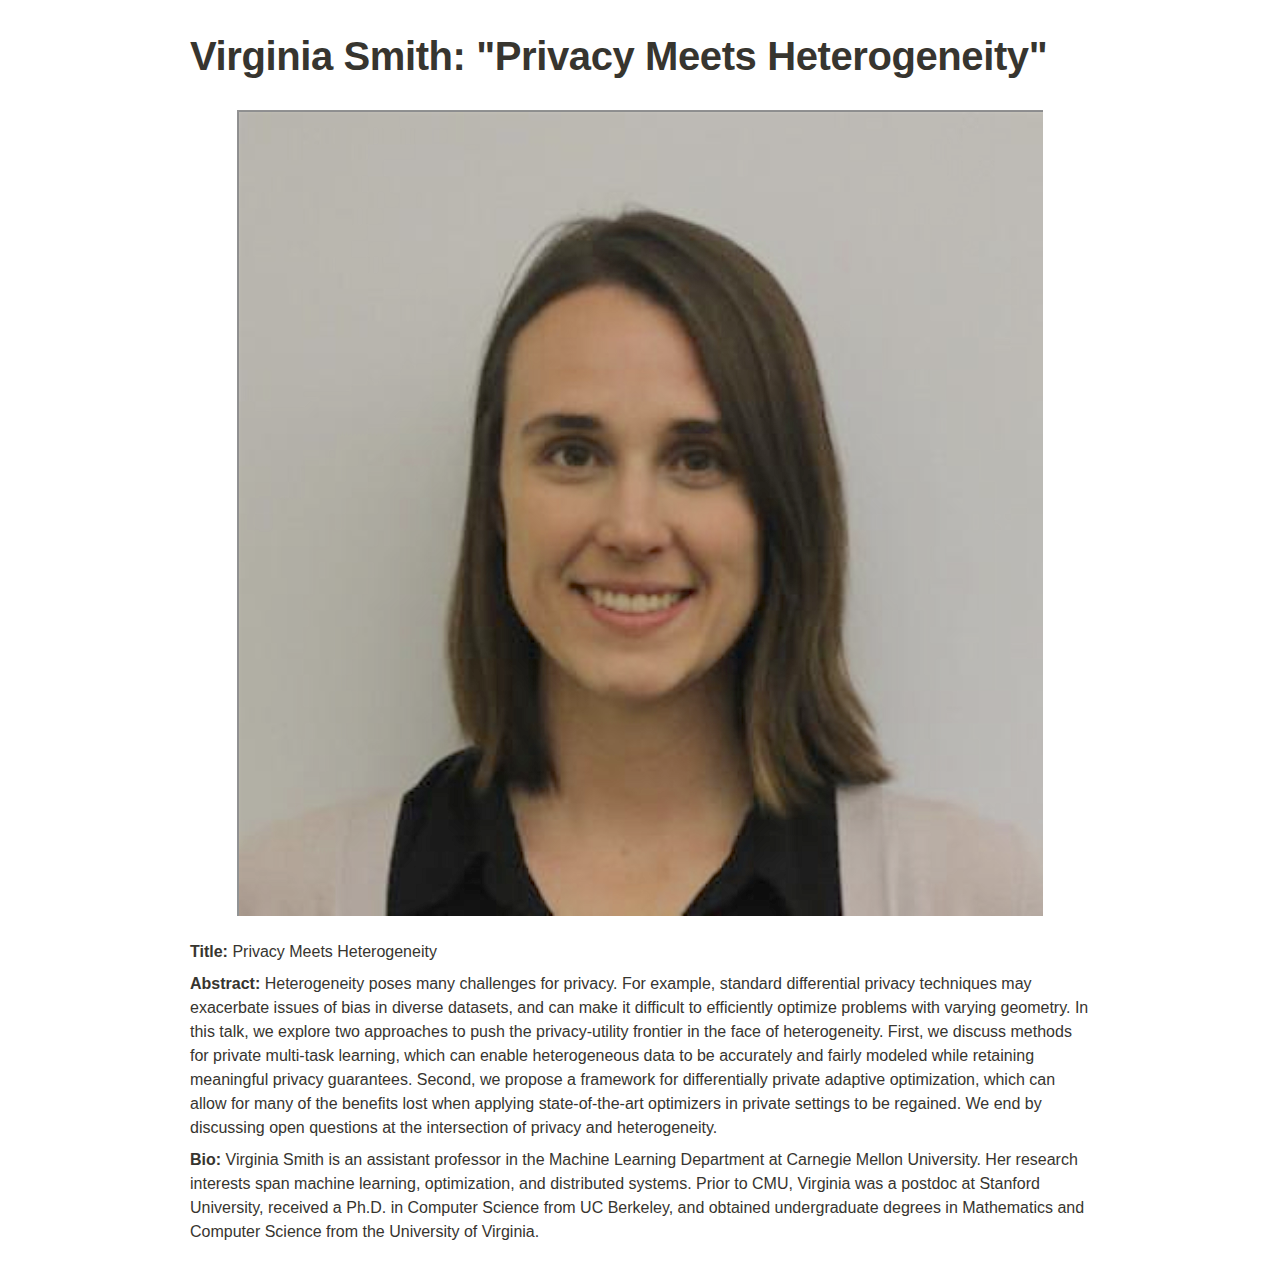
<file: assets/speakers/virginia-smith/Virginia Smith Privacy Meets Heterogeneity 053b721fd1e54117970a9c4d850e16ba.html>
<html><head><meta http-equiv="Content-Type" content="text/html; charset=utf-8"/><title>Virginia Smith: &quot;Privacy Meets Heterogeneity&quot;</title><style>
/* cspell:disable-file */
/* webkit printing magic: print all background colors */
html {
	-webkit-print-color-adjust: exact;
}
* {
	box-sizing: border-box;
	-webkit-print-color-adjust: exact;
}

html,
body {
	margin: 0;
	padding: 0;
}
@media only screen {
	body {
		margin: 2em auto;
		max-width: 900px;
		color: rgb(55, 53, 47);
	}
}

body {
	line-height: 1.5;
	white-space: pre-wrap;
}

a,
a.visited {
	color: inherit;
	text-decoration: underline;
}

.pdf-relative-link-path {
	font-size: 80%;
	color: #444;
}

h1,
h2,
h3 {
	letter-spacing: -0.01em;
	line-height: 1.2;
	font-weight: 600;
	margin-bottom: 0;
}

.page-title {
	font-size: 2.5rem;
	font-weight: 700;
	margin-top: 0;
	margin-bottom: 0.75em;
}

h1 {
	font-size: 1.875rem;
	margin-top: 1.875rem;
}

h2 {
	font-size: 1.5rem;
	margin-top: 1.5rem;
}

h3 {
	font-size: 1.25rem;
	margin-top: 1.25rem;
}

.source {
	border: 1px solid #ddd;
	border-radius: 3px;
	padding: 1.5em;
	word-break: break-all;
}

.callout {
	border-radius: 3px;
	padding: 1rem;
}

figure {
	margin: 1.25em 0;
	page-break-inside: avoid;
}

figcaption {
	opacity: 0.5;
	font-size: 85%;
	margin-top: 0.5em;
}

mark {
	background-color: transparent;
}

.indented {
	padding-left: 1.5em;
}

hr {
	background: transparent;
	display: block;
	width: 100%;
	height: 1px;
	visibility: visible;
	border: none;
	border-bottom: 1px solid rgba(55, 53, 47, 0.09);
}

img {
	max-width: 100%;
}

@media only print {
	img {
		max-height: 100vh;
		object-fit: contain;
	}
}

@page {
	margin: 1in;
}

.collection-content {
	font-size: 0.875rem;
}

.column-list {
	display: flex;
	justify-content: space-between;
}

.column {
	padding: 0 1em;
}

.column:first-child {
	padding-left: 0;
}

.column:last-child {
	padding-right: 0;
}

.table_of_contents-item {
	display: block;
	font-size: 0.875rem;
	line-height: 1.3;
	padding: 0.125rem;
}

.table_of_contents-indent-1 {
	margin-left: 1.5rem;
}

.table_of_contents-indent-2 {
	margin-left: 3rem;
}

.table_of_contents-indent-3 {
	margin-left: 4.5rem;
}

.table_of_contents-link {
	text-decoration: none;
	opacity: 0.7;
	border-bottom: 1px solid rgba(55, 53, 47, 0.18);
}

table,
th,
td {
	border: 1px solid rgba(55, 53, 47, 0.09);
	border-collapse: collapse;
}

table {
	border-left: none;
	border-right: none;
}

th,
td {
	font-weight: normal;
	padding: 0.25em 0.5em;
	line-height: 1.5;
	min-height: 1.5em;
	text-align: left;
}

th {
	color: rgba(55, 53, 47, 0.6);
}

ol,
ul {
	margin: 0;
	margin-block-start: 0.6em;
	margin-block-end: 0.6em;
}

li > ol:first-child,
li > ul:first-child {
	margin-block-start: 0.6em;
}

ul > li {
	list-style: disc;
}

ul.to-do-list {
	text-indent: -1.7em;
}

ul.to-do-list > li {
	list-style: none;
}

.to-do-children-checked {
	text-decoration: line-through;
	opacity: 0.375;
}

ul.toggle > li {
	list-style: none;
}

ul {
	padding-inline-start: 1.7em;
}

ul > li {
	padding-left: 0.1em;
}

ol {
	padding-inline-start: 1.6em;
}

ol > li {
	padding-left: 0.2em;
}

.mono ol {
	padding-inline-start: 2em;
}

.mono ol > li {
	text-indent: -0.4em;
}

.toggle {
	padding-inline-start: 0em;
	list-style-type: none;
}

/* Indent toggle children */
.toggle > li > details {
	padding-left: 1.7em;
}

.toggle > li > details > summary {
	margin-left: -1.1em;
}

.selected-value {
	display: inline-block;
	padding: 0 0.5em;
	background: rgba(206, 205, 202, 0.5);
	border-radius: 3px;
	margin-right: 0.5em;
	margin-top: 0.3em;
	margin-bottom: 0.3em;
	white-space: nowrap;
}

.collection-title {
	display: inline-block;
	margin-right: 1em;
}

.simple-table {
	margin-top: 1em;
	font-size: 0.875rem;
	empty-cells: show;
}
.simple-table td {
	height: 29px;
	min-width: 120px;
}

.simple-table th {
	height: 29px;
	min-width: 120px;
}

.simple-table-header-color {
	background: rgb(247, 246, 243);
	color: black;
}
.simple-table-header {
	font-weight: 500;
}

time {
	opacity: 0.5;
}

.icon {
	display: inline-block;
	max-width: 1.2em;
	max-height: 1.2em;
	text-decoration: none;
	vertical-align: text-bottom;
	margin-right: 0.5em;
}

img.icon {
	border-radius: 3px;
}

.user-icon {
	width: 1.5em;
	height: 1.5em;
	border-radius: 100%;
	margin-right: 0.5rem;
}

.user-icon-inner {
	font-size: 0.8em;
}

.text-icon {
	border: 1px solid #000;
	text-align: center;
}

.page-cover-image {
	display: block;
	object-fit: cover;
	width: 100%;
	max-height: 30vh;
}

.page-header-icon {
	font-size: 3rem;
	margin-bottom: 1rem;
}

.page-header-icon-with-cover {
	margin-top: -0.72em;
	margin-left: 0.07em;
}

.page-header-icon img {
	border-radius: 3px;
}

.link-to-page {
	margin: 1em 0;
	padding: 0;
	border: none;
	font-weight: 500;
}

p > .user {
	opacity: 0.5;
}

td > .user,
td > time {
	white-space: nowrap;
}

input[type="checkbox"] {
	transform: scale(1.5);
	margin-right: 0.6em;
	vertical-align: middle;
}

p {
	margin-top: 0.5em;
	margin-bottom: 0.5em;
}

.image {
	border: none;
	margin: 1.5em 0;
	padding: 0;
	border-radius: 0;
	text-align: center;
}

.code,
code {
	background: rgba(135, 131, 120, 0.15);
	border-radius: 3px;
	padding: 0.2em 0.4em;
	border-radius: 3px;
	font-size: 85%;
	tab-size: 2;
}

code {
	color: #eb5757;
}

.code {
	padding: 1.5em 1em;
}

.code-wrap {
	white-space: pre-wrap;
	word-break: break-all;
}

.code > code {
	background: none;
	padding: 0;
	font-size: 100%;
	color: inherit;
}

blockquote {
	font-size: 1.25em;
	margin: 1em 0;
	padding-left: 1em;
	border-left: 3px solid rgb(55, 53, 47);
}

.bookmark {
	text-decoration: none;
	max-height: 8em;
	padding: 0;
	display: flex;
	width: 100%;
	align-items: stretch;
}

.bookmark-title {
	font-size: 0.85em;
	overflow: hidden;
	text-overflow: ellipsis;
	height: 1.75em;
	white-space: nowrap;
}

.bookmark-text {
	display: flex;
	flex-direction: column;
}

.bookmark-info {
	flex: 4 1 180px;
	padding: 12px 14px 14px;
	display: flex;
	flex-direction: column;
	justify-content: space-between;
}

.bookmark-image {
	width: 33%;
	flex: 1 1 180px;
	display: block;
	position: relative;
	object-fit: cover;
	border-radius: 1px;
}

.bookmark-description {
	color: rgba(55, 53, 47, 0.6);
	font-size: 0.75em;
	overflow: hidden;
	max-height: 4.5em;
	word-break: break-word;
}

.bookmark-href {
	font-size: 0.75em;
	margin-top: 0.25em;
}

.sans { font-family: ui-sans-serif, -apple-system, BlinkMacSystemFont, "Segoe UI", Helvetica, "Apple Color Emoji", Arial, sans-serif, "Segoe UI Emoji", "Segoe UI Symbol"; }
.code { font-family: "SFMono-Regular", Menlo, Consolas, "PT Mono", "Liberation Mono", Courier, monospace; }
.serif { font-family: Lyon-Text, Georgia, ui-serif, serif; }
.mono { font-family: iawriter-mono, Nitti, Menlo, Courier, monospace; }
.pdf .sans { font-family: Inter, ui-sans-serif, -apple-system, BlinkMacSystemFont, "Segoe UI", Helvetica, "Apple Color Emoji", Arial, sans-serif, "Segoe UI Emoji", "Segoe UI Symbol", 'Twemoji', 'Noto Color Emoji', 'Noto Sans CJK JP'; }
.pdf:lang(zh-CN) .sans { font-family: Inter, ui-sans-serif, -apple-system, BlinkMacSystemFont, "Segoe UI", Helvetica, "Apple Color Emoji", Arial, sans-serif, "Segoe UI Emoji", "Segoe UI Symbol", 'Twemoji', 'Noto Color Emoji', 'Noto Sans CJK SC'; }
.pdf:lang(zh-TW) .sans { font-family: Inter, ui-sans-serif, -apple-system, BlinkMacSystemFont, "Segoe UI", Helvetica, "Apple Color Emoji", Arial, sans-serif, "Segoe UI Emoji", "Segoe UI Symbol", 'Twemoji', 'Noto Color Emoji', 'Noto Sans CJK TC'; }
.pdf:lang(ko-KR) .sans { font-family: Inter, ui-sans-serif, -apple-system, BlinkMacSystemFont, "Segoe UI", Helvetica, "Apple Color Emoji", Arial, sans-serif, "Segoe UI Emoji", "Segoe UI Symbol", 'Twemoji', 'Noto Color Emoji', 'Noto Sans CJK KR'; }
.pdf .code { font-family: Source Code Pro, "SFMono-Regular", Menlo, Consolas, "PT Mono", "Liberation Mono", Courier, monospace, 'Twemoji', 'Noto Color Emoji', 'Noto Sans Mono CJK JP'; }
.pdf:lang(zh-CN) .code { font-family: Source Code Pro, "SFMono-Regular", Menlo, Consolas, "PT Mono", "Liberation Mono", Courier, monospace, 'Twemoji', 'Noto Color Emoji', 'Noto Sans Mono CJK SC'; }
.pdf:lang(zh-TW) .code { font-family: Source Code Pro, "SFMono-Regular", Menlo, Consolas, "PT Mono", "Liberation Mono", Courier, monospace, 'Twemoji', 'Noto Color Emoji', 'Noto Sans Mono CJK TC'; }
.pdf:lang(ko-KR) .code { font-family: Source Code Pro, "SFMono-Regular", Menlo, Consolas, "PT Mono", "Liberation Mono", Courier, monospace, 'Twemoji', 'Noto Color Emoji', 'Noto Sans Mono CJK KR'; }
.pdf .serif { font-family: PT Serif, Lyon-Text, Georgia, ui-serif, serif, 'Twemoji', 'Noto Color Emoji', 'Noto Serif CJK JP'; }
.pdf:lang(zh-CN) .serif { font-family: PT Serif, Lyon-Text, Georgia, ui-serif, serif, 'Twemoji', 'Noto Color Emoji', 'Noto Serif CJK SC'; }
.pdf:lang(zh-TW) .serif { font-family: PT Serif, Lyon-Text, Georgia, ui-serif, serif, 'Twemoji', 'Noto Color Emoji', 'Noto Serif CJK TC'; }
.pdf:lang(ko-KR) .serif { font-family: PT Serif, Lyon-Text, Georgia, ui-serif, serif, 'Twemoji', 'Noto Color Emoji', 'Noto Serif CJK KR'; }
.pdf .mono { font-family: PT Mono, iawriter-mono, Nitti, Menlo, Courier, monospace, 'Twemoji', 'Noto Color Emoji', 'Noto Sans Mono CJK JP'; }
.pdf:lang(zh-CN) .mono { font-family: PT Mono, iawriter-mono, Nitti, Menlo, Courier, monospace, 'Twemoji', 'Noto Color Emoji', 'Noto Sans Mono CJK SC'; }
.pdf:lang(zh-TW) .mono { font-family: PT Mono, iawriter-mono, Nitti, Menlo, Courier, monospace, 'Twemoji', 'Noto Color Emoji', 'Noto Sans Mono CJK TC'; }
.pdf:lang(ko-KR) .mono { font-family: PT Mono, iawriter-mono, Nitti, Menlo, Courier, monospace, 'Twemoji', 'Noto Color Emoji', 'Noto Sans Mono CJK KR'; }
.highlight-default {
	color: rgba(55, 53, 47, 1);
}
.highlight-gray {
	color: rgba(120, 119, 116, 1);
	fill: rgba(120, 119, 116, 1);
}
.highlight-brown {
	color: rgba(159, 107, 83, 1);
	fill: rgba(159, 107, 83, 1);
}
.highlight-orange {
	color: rgba(217, 115, 13, 1);
	fill: rgba(217, 115, 13, 1);
}
.highlight-yellow {
	color: rgba(203, 145, 47, 1);
	fill: rgba(203, 145, 47, 1);
}
.highlight-teal {
	color: rgba(68, 131, 97, 1);
	fill: rgba(68, 131, 97, 1);
}
.highlight-blue {
	color: rgba(51, 126, 169, 1);
	fill: rgba(51, 126, 169, 1);
}
.highlight-purple {
	color: rgba(144, 101, 176, 1);
	fill: rgba(144, 101, 176, 1);
}
.highlight-pink {
	color: rgba(193, 76, 138, 1);
	fill: rgba(193, 76, 138, 1);
}
.highlight-red {
	color: rgba(212, 76, 71, 1);
	fill: rgba(212, 76, 71, 1);
}
.highlight-gray_background {
	background: rgba(241, 241, 239, 1);
}
.highlight-brown_background {
	background: rgba(244, 238, 238, 1);
}
.highlight-orange_background {
	background: rgba(251, 236, 221, 1);
}
.highlight-yellow_background {
	background: rgba(251, 243, 219, 1);
}
.highlight-teal_background {
	background: rgba(237, 243, 236, 1);
}
.highlight-blue_background {
	background: rgba(231, 243, 248, 1);
}
.highlight-purple_background {
	background: rgba(244, 240, 247, 0.8);
}
.highlight-pink_background {
	background: rgba(249, 238, 243, 0.8);
}
.highlight-red_background {
	background: rgba(253, 235, 236, 1);
}
.block-color-default {
	color: inherit;
	fill: inherit;
}
.block-color-gray {
	color: rgba(120, 119, 116, 1);
	fill: rgba(120, 119, 116, 1);
}
.block-color-brown {
	color: rgba(159, 107, 83, 1);
	fill: rgba(159, 107, 83, 1);
}
.block-color-orange {
	color: rgba(217, 115, 13, 1);
	fill: rgba(217, 115, 13, 1);
}
.block-color-yellow {
	color: rgba(203, 145, 47, 1);
	fill: rgba(203, 145, 47, 1);
}
.block-color-teal {
	color: rgba(68, 131, 97, 1);
	fill: rgba(68, 131, 97, 1);
}
.block-color-blue {
	color: rgba(51, 126, 169, 1);
	fill: rgba(51, 126, 169, 1);
}
.block-color-purple {
	color: rgba(144, 101, 176, 1);
	fill: rgba(144, 101, 176, 1);
}
.block-color-pink {
	color: rgba(193, 76, 138, 1);
	fill: rgba(193, 76, 138, 1);
}
.block-color-red {
	color: rgba(212, 76, 71, 1);
	fill: rgba(212, 76, 71, 1);
}
.block-color-gray_background {
	background: rgba(241, 241, 239, 1);
}
.block-color-brown_background {
	background: rgba(244, 238, 238, 1);
}
.block-color-orange_background {
	background: rgba(251, 236, 221, 1);
}
.block-color-yellow_background {
	background: rgba(251, 243, 219, 1);
}
.block-color-teal_background {
	background: rgba(237, 243, 236, 1);
}
.block-color-blue_background {
	background: rgba(231, 243, 248, 1);
}
.block-color-purple_background {
	background: rgba(244, 240, 247, 0.8);
}
.block-color-pink_background {
	background: rgba(249, 238, 243, 0.8);
}
.block-color-red_background {
	background: rgba(253, 235, 236, 1);
}
.select-value-color-pink { background-color: rgba(245, 224, 233, 1); }
.select-value-color-purple { background-color: rgba(232, 222, 238, 1); }
.select-value-color-green { background-color: rgba(219, 237, 219, 1); }
.select-value-color-gray { background-color: rgba(227, 226, 224, 1); }
.select-value-color-opaquegray { background-color: rgba(255, 255, 255, 0.0375); }
.select-value-color-orange { background-color: rgba(250, 222, 201, 1); }
.select-value-color-brown { background-color: rgba(238, 224, 218, 1); }
.select-value-color-red { background-color: rgba(255, 226, 221, 1); }
.select-value-color-yellow { background-color: rgba(253, 236, 200, 1); }
.select-value-color-blue { background-color: rgba(211, 229, 239, 1); }

.checkbox {
	display: inline-flex;
	vertical-align: text-bottom;
	width: 16;
	height: 16;
	background-size: 16px;
	margin-left: 2px;
	margin-right: 5px;
}

.checkbox-on {
	background-image: url("data:image/svg+xml;charset=UTF-8,%3Csvg%20width%3D%2216%22%20height%3D%2216%22%20viewBox%3D%220%200%2016%2016%22%20fill%3D%22none%22%20xmlns%3D%22http%3A%2F%2Fwww.w3.org%2F2000%2Fsvg%22%3E%0A%3Crect%20width%3D%2216%22%20height%3D%2216%22%20fill%3D%22%2358A9D7%22%2F%3E%0A%3Cpath%20d%3D%22M6.71429%2012.2852L14%204.9995L12.7143%203.71436L6.71429%209.71378L3.28571%206.2831L2%207.57092L6.71429%2012.2852Z%22%20fill%3D%22white%22%2F%3E%0A%3C%2Fsvg%3E");
}

.checkbox-off {
	background-image: url("data:image/svg+xml;charset=UTF-8,%3Csvg%20width%3D%2216%22%20height%3D%2216%22%20viewBox%3D%220%200%2016%2016%22%20fill%3D%22none%22%20xmlns%3D%22http%3A%2F%2Fwww.w3.org%2F2000%2Fsvg%22%3E%0A%3Crect%20x%3D%220.75%22%20y%3D%220.75%22%20width%3D%2214.5%22%20height%3D%2214.5%22%20fill%3D%22white%22%20stroke%3D%22%2336352F%22%20stroke-width%3D%221.5%22%2F%3E%0A%3C%2Fsvg%3E");
}
	
</style></head><body><article id="966e9c2d-7f6c-418f-a409-14c3046f005e" class="page sans"><header><h1 class="page-title"><strong>Virginia Smith: &quot;Privacy Meets Heterogeneity&quot;</strong></h1></header><div class="page-body"><figure id="053b721f-d1e5-4117-970a-9c4d850e16ba" class="image"><a href="Virginia%20Smith%20Privacy%20Meets%20Heterogeneity%20053b721fd1e54117970a9c4d850e16ba/Untitled.png"><img style="width:806px" src="Virginia%20Smith%20Privacy%20Meets%20Heterogeneity%20053b721fd1e54117970a9c4d850e16ba/Untitled.png"/></a></figure><p id="ca23dcb7-c685-45e4-8ba2-9b30fb8170cb" class=""><b>Title:</b> Privacy Meets Heterogeneity</p><p id="7201c87c-0a8d-40f9-87cc-bfcc16a49da6" class=""><b>Abstract:</b> Heterogeneity poses many challenges for privacy. For example, standard differential privacy techniques may exacerbate issues of bias in diverse datasets, and can make it difficult to efficiently optimize problems with varying geometry. In this talk, we explore two approaches to push the privacy-utility frontier in the face of heterogeneity. First, we discuss methods for private multi-task learning, which can enable heterogeneous data to be accurately and fairly modeled while retaining meaningful privacy guarantees. Second, we propose a framework for differentially private adaptive optimization, which can allow for many of the benefits lost when applying state-of-the-art optimizers in private settings to be regained. We end by discussing open questions at the intersection of privacy and heterogeneity.</p><p id="932ee72b-6aad-4db1-a06f-efc8b5b9f0a8" class=""><b>Bio:</b> Virginia Smith is an assistant professor in the Machine Learning Department at Carnegie Mellon University. Her research interests span machine learning, optimization, and distributed systems. Prior to CMU, Virginia was a postdoc at Stanford University, received a Ph.D. in Computer Science from UC Berkeley, and obtained undergraduate degrees in Mathematics and Computer Science from the University of Virginia.</p></div></article></body></html>
</file>
